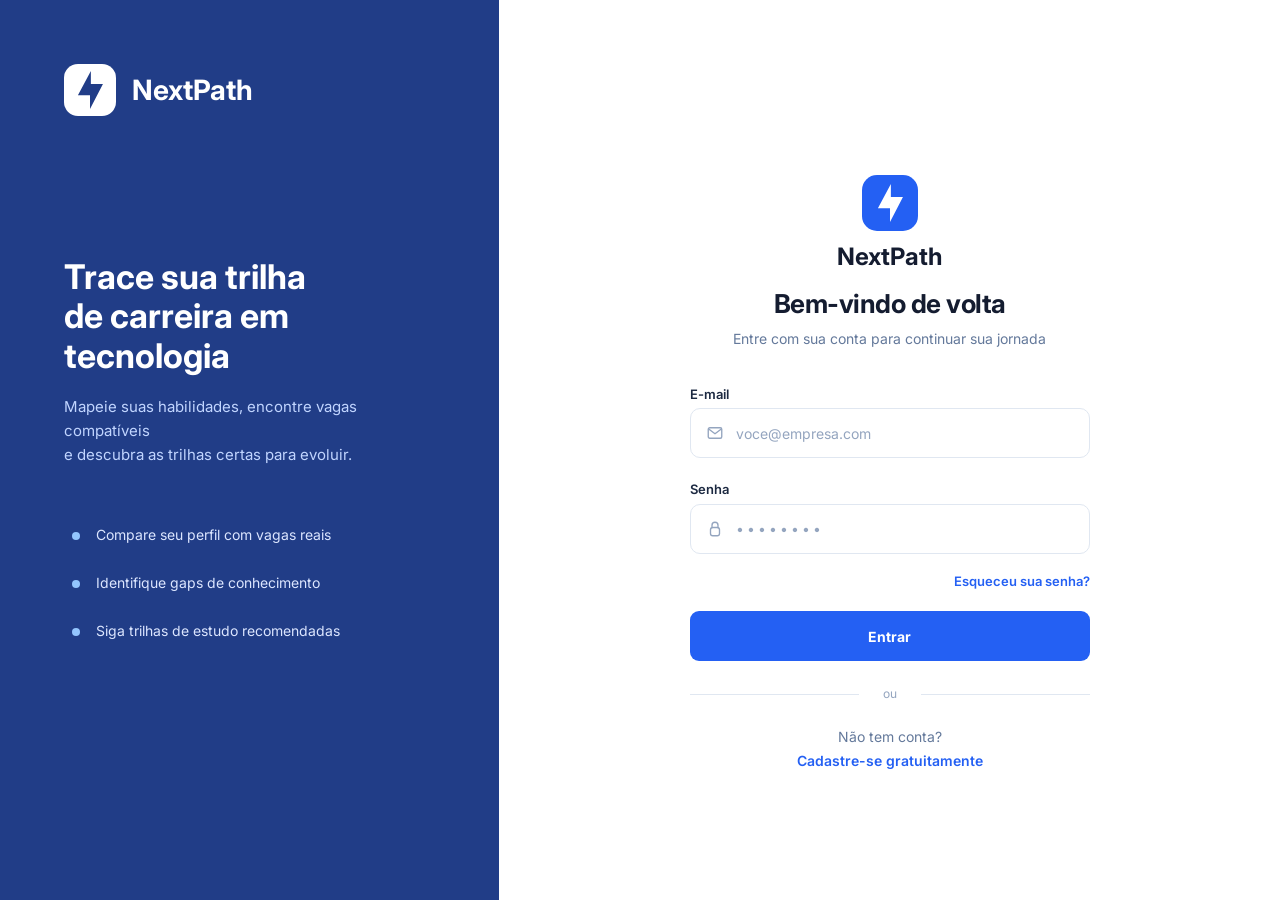
<file: index.html>
<!DOCTYPE html>
<html lang="pt-BR">
<head>
    <meta charset="UTF-8">
    <meta name="viewport" content="width=device-width, initial-scale=1.0">
    <meta name="description" content="Acesse sua conta no NextPath e continue sua jornada profissional.">
    <title>NextPath | Login</title>
    <link rel="preconnect" href="https://fonts.googleapis.com">
    <link rel="preconnect" href="https://fonts.gstatic.com" crossorigin>
    <link href="https://fonts.googleapis.com/css2?family=Inter:wght@400;500;600;700;800&display=swap" rel="stylesheet">
    <link href="https://cdn.jsdelivr.net/npm/bootstrap@5.3.3/dist/css/bootstrap.min.css" rel="stylesheet">
    <link rel="icon" href="assets/img/favicon.svg">
    <link rel="stylesheet" href="assets/css/style.css">
    <link rel="stylesheet" href="assets/css/auth.css">
</head>
<body class="auth-body">
    <main class="auth-page auth-page--login">
        <section class="auth-sidebar" aria-labelledby="login-title">
            <div class="auth-sidebar__content">
                <div class="auth-logo" aria-label="Logo NextPath">
                    <span class="auth-logo__mark"><svg viewBox="0 0 32 44" aria-hidden="true"><path d="M17 0 2 28h14v16l15-29H17z" fill="currentColor"/></svg></span>
                    <span>NextPath</span>
                </div>

                <div class="auth-sidebar__intro">
                    <h1 id="login-title" class="auth-title auth-title--large">Trace sua trilha<br>de carreira em tecnologia</h1>
                    <p class="auth-description auth-description--large">Mapeie suas habilidades, encontre vagas compatíveis<br>e descubra as trilhas certas para evoluir.</p>

                    <ul class="auth-benefits" aria-label="Benefícios do NextPath">
                        <li>Compare seu perfil com vagas reais</li>
                        <li>Identifique gaps de conhecimento</li>
                        <li>Siga trilhas de estudo recomendadas</li>
                    </ul>
                </div>
            </div>
        </section>

        <section class="auth-content" aria-labelledby="login-form-title">
            <div class="auth-form-wrap">
                <div class="auth-logo auth-logo--form" aria-label="Logo NextPath">
                    <span class="auth-logo__mark"><svg viewBox="0 0 32 44" aria-hidden="true"><path d="M17 0 2 28h14v16l15-29H17z" fill="currentColor"/></svg></span>
                    <span>NextPath</span>
                </div>

                <h2 id="login-form-title" class="auth-title">Bem-vindo de volta</h2>
                <p class="auth-description">Entre com sua conta para continuar sua jornada</p>

                <form id="login-form" novalidate>
                    <div class="mb-4">
                        <label for="login-email" class="form-label">E-mail</label>
                        <div class="auth-input"><svg class="auth-input-icon" viewBox="0 0 24 24" fill="none" stroke="currentColor" stroke-width="1.8" stroke-linecap="round" stroke-linejoin="round" aria-hidden="true"><rect x="3" y="5" width="18" height="14" rx="2"/><path d="m4 7 8 6 8-6"/></svg><input class="form-control" type="email" id="login-email" name="email" placeholder="voce@empresa.com" autocomplete="email" required></div>
                    </div>

                    <div class="mb-3">
                        <label for="login-password" class="form-label">Senha</label>
                        <div class="auth-input"><svg class="auth-input-icon" viewBox="0 0 24 24" fill="none" stroke="currentColor" stroke-width="1.8" stroke-linecap="round" stroke-linejoin="round" aria-hidden="true"><rect x="6" y="10" width="12" height="11" rx="3"/><path d="M8 10V7a4 4 0 0 1 8 0v3"/></svg><input class="form-control" type="password" id="login-password" name="senha" autocomplete="current-password" placeholder="&#8226;&#8226;&#8226;&#8226;&#8226;&#8226;&#8226;&#8226;" required></div>
                    </div>

                    <div class="auth-forgot"><a class="auth-link" href="html/recuperar-senha.html">Esqueceu sua senha?</a></div>

                    <button class="btn btn-primary auth-button" type="submit">Entrar</button>

                    <div class="auth-divider" aria-hidden="true"><span>ou</span></div>

                    <p class="auth-switch">
                        Não tem conta?
                        <a href="html/cadastro.html">Cadastre-se gratuitamente</a>
                    </p>

                    <div id="login-message" class="auth-message" role="status" aria-live="polite"></div>
                </form>
            </div>
        </section>
    </main>

    <script src="assets/js/auth.js"></script>
</body>
</html>
</file>
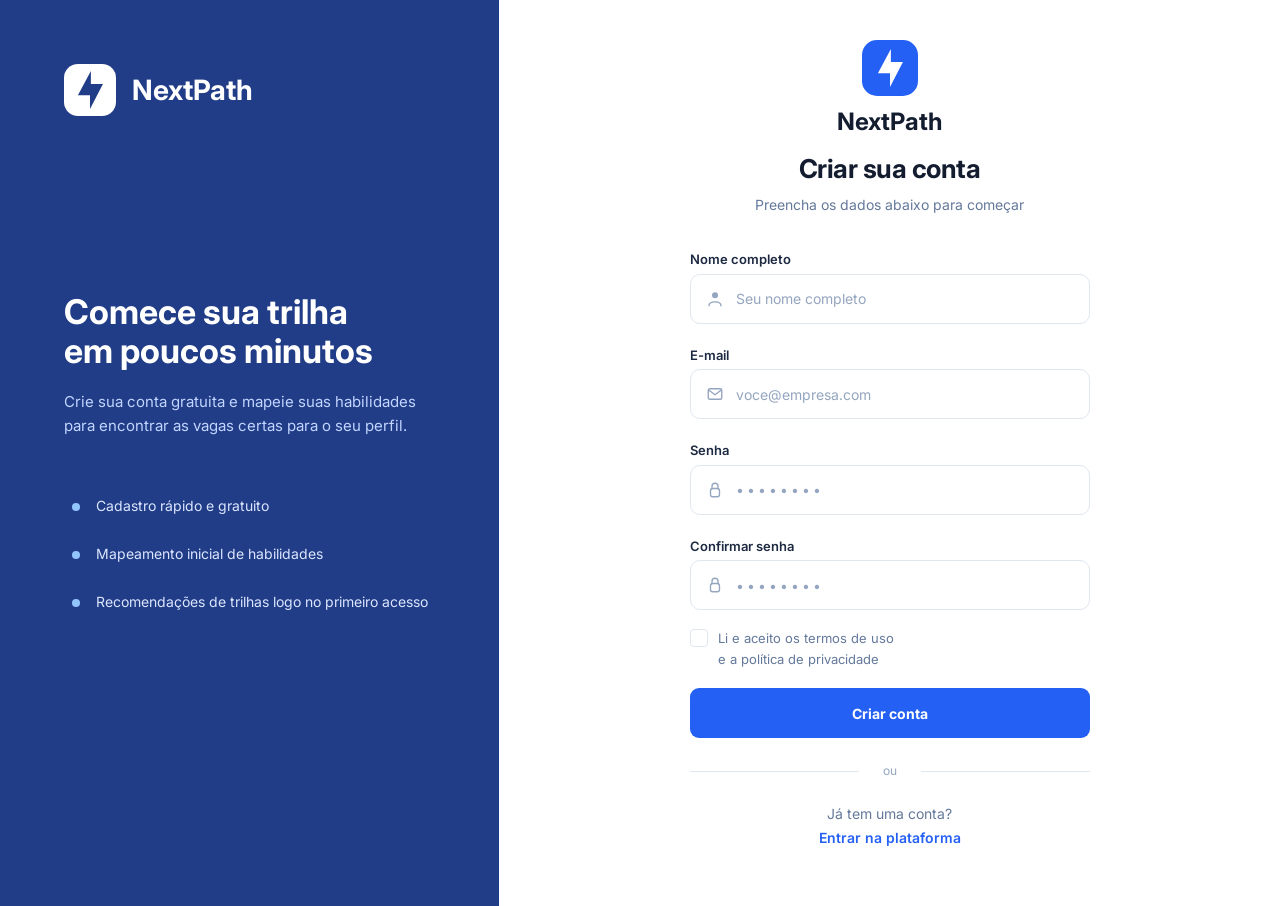
<file: html/cadastro.html>
<!DOCTYPE html>
<html lang="pt-BR">
<head>
    <meta charset="UTF-8">
    <meta name="viewport" content="width=device-width, initial-scale=1.0">
    <meta name="description" content="Crie sua conta gratuita no NextPath.">
    <title>NextPath | Cadastro</title>
    <link rel="preconnect" href="https://fonts.googleapis.com">
    <link rel="preconnect" href="https://fonts.gstatic.com" crossorigin>
    <link href="https://fonts.googleapis.com/css2?family=Inter:wght@400;500;600;700;800&display=swap" rel="stylesheet">
    <link href="https://cdn.jsdelivr.net/npm/bootstrap@5.3.3/dist/css/bootstrap.min.css" rel="stylesheet">
    <link rel="icon" href="../assets/img/favicon.svg">
    <link rel="stylesheet" href="../assets/css/style.css">
    <link rel="stylesheet" href="../assets/css/auth.css">
</head>
<body class="auth-body">
    <main class="auth-page auth-page--signup">
        <section class="auth-sidebar" aria-labelledby="signup-title">
            <div class="auth-sidebar__content">
                <div class="auth-logo" aria-label="Logo NextPath">
                    <span class="auth-logo__mark"><svg viewBox="0 0 32 44" aria-hidden="true"><path d="M17 0 2 28h14v16l15-29H17z" fill="currentColor"/></svg></span>
                    <span>NextPath</span>
                </div>

                <div class="auth-sidebar__intro">
                    <h1 id="signup-title" class="auth-title auth-title--large">Comece sua trilha<br>em poucos minutos</h1>
                    <p class="auth-description auth-description--large">Crie sua conta gratuita e mapeie suas habilidades<br>para encontrar as vagas certas para o seu perfil.</p>

                    <ul class="auth-benefits" aria-label="Benefícios do cadastro">
                        <li>Cadastro rápido e gratuito</li>
                        <li>Mapeamento inicial de habilidades</li>
                        <li>Recomendações de trilhas logo no primeiro acesso</li>
                    </ul>
                </div>
            </div>
        </section>

        <section class="auth-content" aria-labelledby="signup-form-title">
            <div class="auth-form-wrap">
                <div class="auth-logo auth-logo--form" aria-label="Logo NextPath">
                    <span class="auth-logo__mark"><svg viewBox="0 0 32 44" aria-hidden="true"><path d="M17 0 2 28h14v16l15-29H17z" fill="currentColor"/></svg></span>
                    <span>NextPath</span>
                </div>

                <h2 id="signup-form-title" class="auth-title">Criar sua conta</h2>
                <p class="auth-description">Preencha os dados abaixo para começar</p>

                <form id="signup-form" novalidate>
                    <div class="mb-4">
                        <label for="signup-name" class="form-label">Nome completo</label>
                        <div class="auth-input"><svg class="auth-input-icon" viewBox="0 0 24 24" fill="none" stroke="currentColor" stroke-width="1.8" stroke-linecap="round" stroke-linejoin="round" aria-hidden="true"><circle cx="12" cy="7" r="4" fill="currentColor" stroke="none"/><path d="M4 21c0-7 16-7 16 0"/></svg><input class="form-control" type="text" id="signup-name" name="nome" placeholder="Seu nome completo" autocomplete="name" required></div>
                    </div>

                    <div class="mb-4">
                        <label for="signup-email" class="form-label">E-mail</label>
                        <div class="auth-input"><svg class="auth-input-icon" viewBox="0 0 24 24" fill="none" stroke="currentColor" stroke-width="1.8" stroke-linecap="round" stroke-linejoin="round" aria-hidden="true"><rect x="3" y="5" width="18" height="14" rx="2"/><path d="m4 7 8 6 8-6"/></svg><input class="form-control" type="email" id="signup-email" name="email" placeholder="voce@empresa.com" autocomplete="email" required></div>
                    </div>

                    <div class="mb-4">
                        <label for="signup-password" class="form-label">Senha</label>
                        <div class="auth-input"><svg class="auth-input-icon" viewBox="0 0 24 24" fill="none" stroke="currentColor" stroke-width="1.8" stroke-linecap="round" stroke-linejoin="round" aria-hidden="true"><rect x="6" y="10" width="12" height="11" rx="3"/><path d="M8 10V7a4 4 0 0 1 8 0v3"/></svg><input class="form-control" type="password" id="signup-password" name="senha" minlength="6" autocomplete="new-password" placeholder="&#8226;&#8226;&#8226;&#8226;&#8226;&#8226;&#8226;&#8226;" required></div>
                    </div>

                    <div class="mb-4">
                        <label for="signup-confirm-password" class="form-label">Confirmar senha</label>
                        <div class="auth-input"><svg class="auth-input-icon" viewBox="0 0 24 24" fill="none" stroke="currentColor" stroke-width="1.8" stroke-linecap="round" stroke-linejoin="round" aria-hidden="true"><rect x="6" y="10" width="12" height="11" rx="3"/><path d="M8 10V7a4 4 0 0 1 8 0v3"/></svg><input class="form-control" type="password" id="signup-confirm-password" name="confirmarSenha" autocomplete="new-password" placeholder="&#8226;&#8226;&#8226;&#8226;&#8226;&#8226;&#8226;&#8226;" required></div>
                    </div>

                    <div class="form-check mb-4">
                        <input class="form-check-input" type="checkbox" id="accept-terms" name="termos" required>
                        <label class="form-check-label" for="accept-terms">Li e aceito os termos de uso<br>e a política de privacidade</label>
                    </div>

                    <button class="btn btn-primary auth-button" type="submit">Criar conta</button>

                    <div class="auth-divider" aria-hidden="true"><span>ou</span></div>

                    <p class="auth-switch">
                        Já tem uma conta?
                        <a href="../index.html">Entrar na plataforma</a>
                    </p>

                    <div id="signup-message" class="auth-message" role="status" aria-live="polite"></div>
                </form>
            </div>
        </section>
    </main>

    <script src="../assets/js/auth.js"></script>
</body>
</html>
</file>
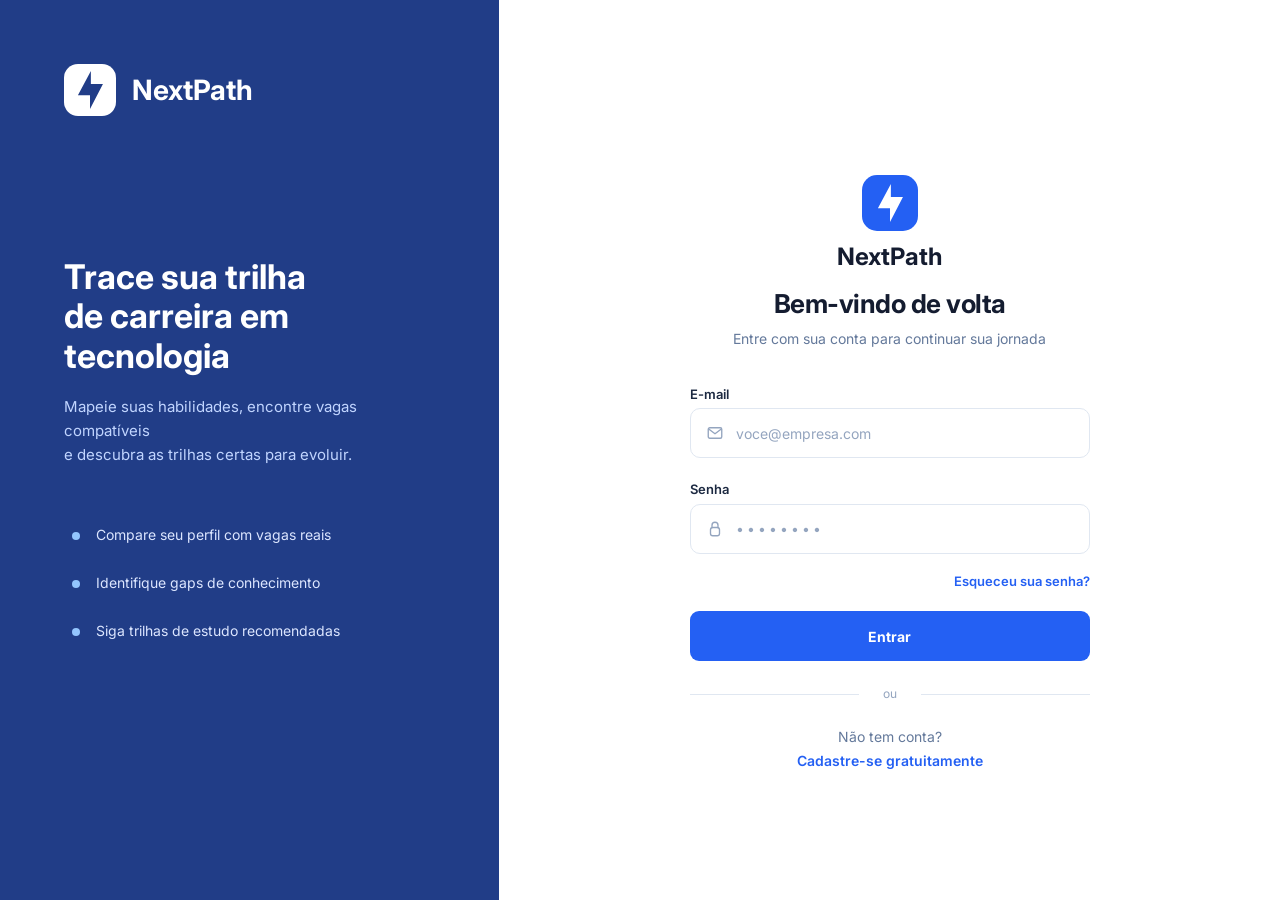
<file: html/compatibilidade.html>
<!DOCTYPE html>
<html lang="pt-BR">
<head>
    <meta charset="UTF-8">
    <meta name="viewport" content="width=device-width, initial-scale=1.0">
    <meta name="description" content="Veja sua compatibilidade com a vaga no NextPath.">
    <title>NextPath | Compatibilidade com a Vaga</title>
    <link rel="preconnect" href="https://fonts.googleapis.com">
    <link rel="preconnect" href="https://fonts.gstatic.com" crossorigin>
    <link href="https://fonts.googleapis.com/css2?family=Inter:wght@400;500;600;700;800&display=swap" rel="stylesheet">
    <link href="https://cdn.jsdelivr.net/npm/bootstrap@5.3.3/dist/css/bootstrap.min.css" rel="stylesheet">
    <link href="https://cdn.jsdelivr.net/npm/bootstrap-icons@1.11.3/font/bootstrap-icons.min.css" rel="stylesheet">
    <link rel="icon" href="../assets/img/favicon.svg">
    <link rel="stylesheet" href="../assets/css/style.css">
    <link rel="stylesheet" href="../assets/css/compatibilidade.css">
</head>
<body class="app-body">
    <aside class="sidebar">
        <a class="sidebar-logo" href="dashboard.html">
            <span class="sidebar-logo-mark"><svg viewBox="0 0 32 44" aria-hidden="true"><path d="M17 0 2 28h14v16l15-29H17z" fill="currentColor"/></svg></span>
            NextPath
        </a>

        <nav aria-label="Menu principal">
            <ul class="sidebar-menu">
                <li><a class="sidebar-link" href="dashboard.html"><i class="bi bi-grid-fill"></i> Dashboard</a></li>
                <li><a class="sidebar-link" href="perfil.html"><i class="bi bi-person"></i> Perfil Profissional</a></li>
                <li><a class="sidebar-link" href="habilidades.html"><i class="bi bi-list-ul"></i> Minhas Habilidades</a></li>
                <li><a class="sidebar-link" href="skilltree.html"><i class="bi bi-diagram-3"></i> SkillTree</a></li>
                <li><a class="sidebar-link" href="vagas.html"><i class="bi bi-briefcase"></i> Vagas</a></li>
                <li><a class="sidebar-link" href="detalhes-vaga.html"><i class="bi bi-file-text"></i> Detalhes da Vaga</a></li>
                <li><a class="sidebar-link active" href="compatibilidade.html" aria-current="page"><i class="bi bi-bullseye"></i> Compatibilidade com a Vaga</a></li>
                <li><a class="sidebar-link" href="gaps.html"><i class="bi bi-bar-chart"></i> Gaps</a></li>
                <li><a class="sidebar-link" href="trilhas.html"><i class="bi bi-bezier2"></i> Trilhas Recomendadas</a></li>
            </ul>
        </nav>

        <button class="sidebar-sair" type="button" id="botao-sair"><i class="bi bi-box-arrow-right"></i> Sair</button>
    </aside>

    <main class="app-main">
        <header class="app-header">
            <div>
                <h1 class="app-title">Compatibilidade com a Vaga</h1>
                <p class="app-subtitle"><span id="vaga-nome">Nenhuma vaga selecionada</span> <a class="link-trocar" href="vagas.html">Trocar vaga</a></p>
            </div>

            <a class="usuario" href="perfil.html" title="Ver perfil">
                <span class="text-end">
                    <strong id="usuario-nome" class="usuario-nome"></strong>
                    <span id="usuario-cargo" class="usuario-cargo"></span>
                </span>
                <span id="usuario-iniciais" class="usuario-avatar"></span>
            </a>
        </header>

        <!-- Mostrado quando nenhuma vaga foi escolhida ainda -->
        <section id="sem-vaga" class="card-np sem-vaga" hidden>
            <i class="bi bi-bullseye"></i>
            <h2 class="card-np-title">Nenhuma vaga selecionada</h2>
            <p class="card-np-subtitle">Escolha uma vaga para comparar com as suas habilidades.</p>
            <a class="btn btn-primary btn-np mt-3" href="vagas.html">Ver vagas</a>
        </section>

        <div id="conteudo-vaga" class="row g-4" hidden>
            <div class="col-lg-5">
                <section class="card-np text-center">
                    <h2 class="card-np-title">Compatibilidade geral</h2>

                    <div id="compatibilidade-circulo" class="progresso-circulo progresso-grande mx-auto my-4">
                        <span id="compatibilidade-geral">0%</span>
                    </div>

                    <p id="compatibilidade-texto" class="card-np-subtitle"></p>
                    <a class="btn btn-primary btn-np w-100 justify-content-center mt-4" href="gaps.html">Ver análise detalhada</a>
                </section>
            </div>

            <div class="col-lg-7">
                <section class="card-np">
                    <h2 class="card-np-title mb-3">Resumo dos requisitos</h2>

                    <div class="d-grid gap-3">
                        <div class="resumo-requisito">
                            <span class="icone-quadrado verde"><i class="bi bi-check-lg"></i></span>
                            <div>
                                <strong>Atende aos requisitos</strong>
                                <span id="lista-atende" class="numero-legenda"></span>
                            </div>
                            <strong id="qtd-atende" class="numero texto-verde">0</strong>
                        </div>
                        <div class="resumo-requisito">
                            <span class="icone-quadrado amarelo"><i class="bi bi-bar-chart-fill"></i></span>
                            <div>
                                <strong>Em desenvolvimento</strong>
                                <span id="lista-desenvolvendo" class="numero-legenda"></span>
                            </div>
                            <strong id="qtd-desenvolvendo" class="numero numero-laranja">0</strong>
                        </div>
                        <div class="resumo-requisito">
                            <span class="icone-quadrado vermelho"><i class="bi bi-bullseye"></i></span>
                            <div>
                                <strong>Não atende</strong>
                                <span id="lista-nao-atende" class="numero-legenda"></span>
                            </div>
                            <strong id="qtd-nao-atende" class="numero texto-vermelho">0</strong>
                        </div>
                    </div>
                </section>
            </div>
        </div>
    </main>

    <!-- Toast para avisos rápidos (usado pelo app.js) -->
    <div class="toast-container position-fixed bottom-0 end-0 p-3">
        <div id="toast" class="toast text-bg-dark border-0" role="status" aria-live="polite" aria-atomic="true">
            <div class="d-flex">
                <div id="toast-texto" class="toast-body"></div>
                <button type="button" class="btn-close btn-close-white me-2 m-auto" data-bs-dismiss="toast" aria-label="Fechar"></button>
            </div>
        </div>
    </div>

    <script src="https://cdn.jsdelivr.net/npm/bootstrap@5.3.3/dist/js/bootstrap.bundle.min.js"></script>
    <script src="../assets/js/auth.js"></script>
    <script src="../assets/js/app.js"></script>
    <script src="../assets/js/catalogo.js"></script>
    <script src="../assets/js/compatibilidade.js"></script>
</body>
</html>
</file>
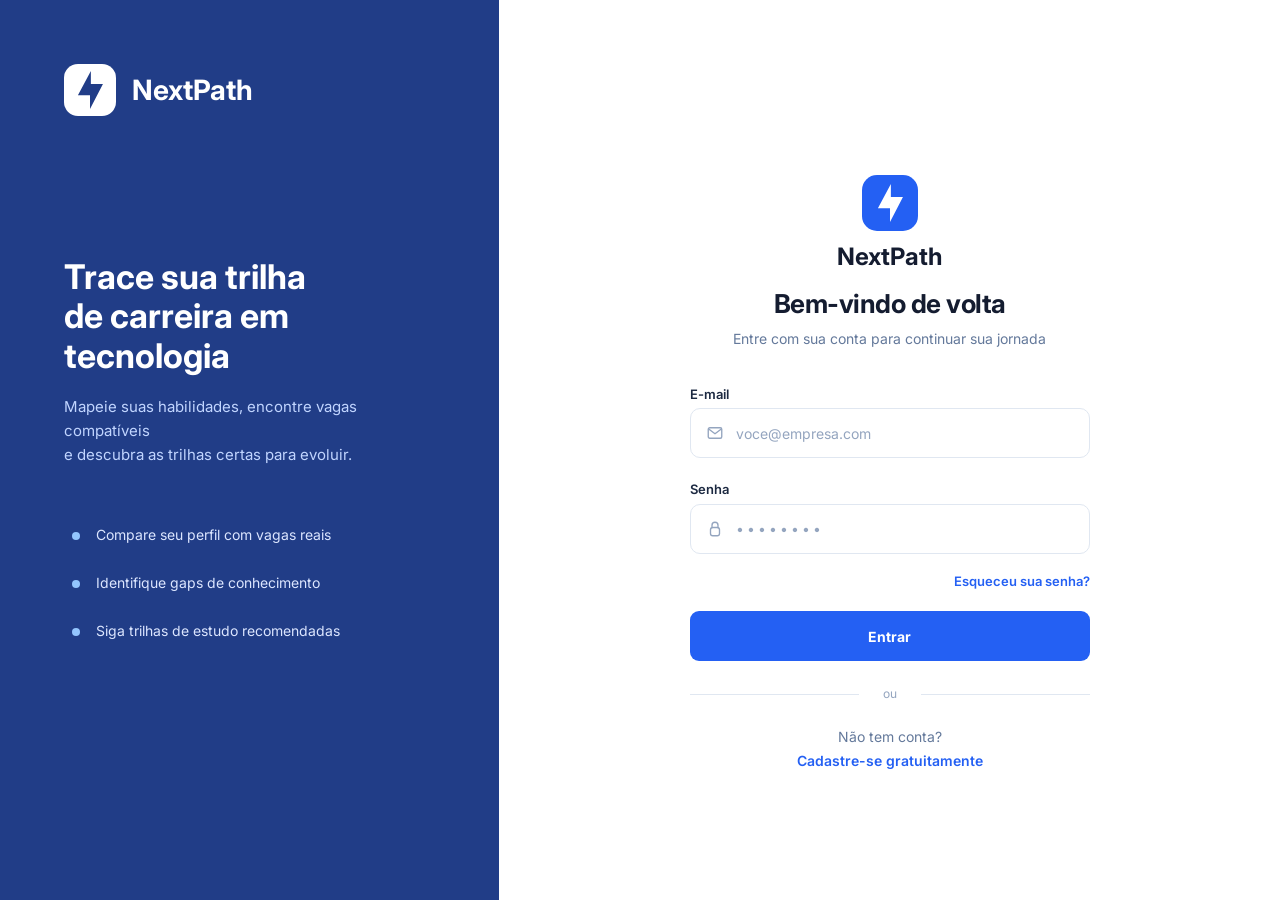
<file: html/dashboard.html>
<!DOCTYPE html>
<html lang="pt-BR">
<head>
    <meta charset="UTF-8">
    <meta name="viewport" content="width=device-width, initial-scale=1.0">
    <meta name="description" content="Resumo da sua evolução no NextPath.">
    <title>NextPath | Dashboard</title>
    <link rel="preconnect" href="https://fonts.googleapis.com">
    <link rel="preconnect" href="https://fonts.gstatic.com" crossorigin>
    <link href="https://fonts.googleapis.com/css2?family=Inter:wght@400;500;600;700;800&display=swap" rel="stylesheet">
    <link href="https://cdn.jsdelivr.net/npm/bootstrap@5.3.3/dist/css/bootstrap.min.css" rel="stylesheet">
    <link href="https://cdn.jsdelivr.net/npm/bootstrap-icons@1.11.3/font/bootstrap-icons.min.css" rel="stylesheet">
    <link rel="icon" href="../assets/img/favicon.svg">
    <link rel="stylesheet" href="../assets/css/style.css">
    <link rel="stylesheet" href="../assets/css/dashboard.css">
</head>
<body class="app-body">
    <!-- Sidebar: copie este bloco para as outras páginas e mude apenas qual link tem "active".
         Um link com href="#" mostra o aviso "próxima etapa" (app.js), útil para páginas novas ainda não criadas. -->
    <aside class="sidebar">
        <a class="sidebar-logo" href="dashboard.html">
            <span class="sidebar-logo-mark"><svg viewBox="0 0 32 44" aria-hidden="true"><path d="M17 0 2 28h14v16l15-29H17z" fill="currentColor"/></svg></span>
            NextPath
        </a>

        <nav aria-label="Menu principal">
            <ul class="sidebar-menu">
                <li><a class="sidebar-link active" href="dashboard.html" aria-current="page"><i class="bi bi-grid-fill"></i> Dashboard</a></li>
                <li><a class="sidebar-link" href="perfil.html"><i class="bi bi-person"></i> Perfil Profissional</a></li>
                <li><a class="sidebar-link" href="habilidades.html"><i class="bi bi-list-ul"></i> Minhas Habilidades</a></li>
                <li><a class="sidebar-link" href="skilltree.html"><i class="bi bi-diagram-3"></i> SkillTree</a></li>
                <li><a class="sidebar-link" href="vagas.html"><i class="bi bi-briefcase"></i> Vagas</a></li>
                <li><a class="sidebar-link" href="detalhes-vaga.html"><i class="bi bi-file-text"></i> Detalhes da Vaga</a></li>
                <li><a class="sidebar-link" href="compatibilidade.html"><i class="bi bi-bullseye"></i> Compatibilidade com a Vaga</a></li>
                <li><a class="sidebar-link" href="gaps.html"><i class="bi bi-bar-chart"></i> Gaps</a></li>
                <li><a class="sidebar-link" href="trilhas.html"><i class="bi bi-bezier2"></i> Trilhas Recomendadas</a></li>
            </ul>
        </nav>

        <button class="sidebar-sair" type="button" id="botao-sair"><i class="bi bi-box-arrow-right"></i> Sair</button>
    </aside>

    <main class="app-main">
        <header class="app-header">
            <div>
                <h1 class="app-title">Dashboard</h1>
                <p id="dashboard-subtitulo" class="app-subtitle"></p>
            </div>

            <a class="usuario" href="perfil.html" title="Ver perfil">
                <span class="text-end">
                    <strong id="usuario-nome" class="usuario-nome"></strong>
                    <span id="usuario-cargo" class="usuario-cargo"></span>
                </span>
                <span id="usuario-iniciais" class="usuario-avatar"></span>
            </a>
        </header>

        <!-- Todos os valores abaixo são preenchidos pelo dashboard.js a partir do localStorage -->
        <div class="row g-4">
            <div class="col-lg-6">
                <section class="card-np">
                    <div class="card-np-header">
                        <div>
                            <h2 class="card-np-title">Seu progresso geral</h2>
                            <p class="card-np-subtitle">Evolução das habilidades mapeadas</p>
                        </div>
                        <a class="btn-card" href="habilidades.html"><i class="bi bi-plus-lg"></i> Habilidade</a>
                    </div>

                    <div class="d-flex align-items-center flex-wrap gap-4 mt-4">
                        <div id="progresso-circulo" class="progresso-circulo">
                            <span id="progresso-geral">0%</span>
                        </div>
                        <div>
                            <strong id="total-habilidades" class="numero">0</strong>
                            <span class="numero-legenda">Habilidades mapeadas</span>
                        </div>
                        <div>
                            <strong id="em-desenvolvimento" class="numero numero-laranja">0</strong>
                            <span class="numero-legenda">Em desenvolvimento</span>
                        </div>
                    </div>

                    <p id="progresso-dica" class="card-np-dica"></p>
                </section>
            </div>

            <div class="col-lg-6">
                <section class="card-np">
                    <div class="card-np-header">
                        <h2 class="card-np-title">Próximo objetivo</h2>
                        <a id="botao-objetivo" class="btn-card" href="perfil.html">Definir</a>
                    </div>

                    <div class="objetivo">
                        <div class="d-flex gap-3">
                            <i class="bi bi-bullseye objetivo-icone"></i>
                            <div>
                                <strong id="objetivo-titulo" class="objetivo-titulo"></strong>
                                <span id="objetivo-descricao" class="numero-legenda"></span>
                            </div>
                        </div>
                        <div class="barra mt-5"><div id="barra-objetivo" class="barra-preenchida"></div></div>
                    </div>
                </section>
            </div>

            <div class="col-lg-6">
                <section class="card-np">
                    <h2 class="card-np-title mb-3">Resumo do seu perfil</h2>

                    <div class="row g-3">
                        <div class="col-4">
                            <div class="resumo-item">
                                <strong id="resumo-total" class="numero">0</strong>
                                <span class="numero-legenda">Habilidades</span>
                            </div>
                        </div>
                        <div class="col-4">
                            <div class="resumo-item">
                                <strong id="resumo-em-desenvolvimento" class="numero numero-laranja">0</strong>
                                <span class="numero-legenda">Em andamento</span>
                            </div>
                        </div>
                        <div class="col-4">
                            <div class="resumo-item">
                                <strong id="resumo-nao-iniciadas" class="numero numero-cinza">0</strong>
                                <span class="numero-legenda">Não iniciadas</span>
                            </div>
                        </div>
                    </div>

                    <div class="nivel">
                        <span class="nivel-label">Nível profissional atual</span>
                        <div class="d-flex justify-content-between align-items-end mb-2">
                            <strong id="nivel-profissional" class="nivel-nome">Não definido</strong>
                            <span id="nivel-proximo" class="numero-legenda"></span>
                        </div>
                        <div class="barra"><div id="barra-nivel" class="barra-preenchida"></div></div>
                    </div>
                </section>
            </div>

            <div class="col-lg-6">
                <section class="card-np">
                    <h2 class="card-np-title mb-3">Próximos passos</h2>
                    <ul id="lista-passos" class="passos"></ul>
                </section>
            </div>
        </div>
    </main>

    <!-- Toast para avisos rápidos (usado pelo app.js) -->
    <div class="toast-container position-fixed bottom-0 end-0 p-3">
        <div id="toast" class="toast text-bg-dark border-0" role="status" aria-live="polite" aria-atomic="true">
            <div class="d-flex">
                <div id="toast-texto" class="toast-body"></div>
                <button type="button" class="btn-close btn-close-white me-2 m-auto" data-bs-dismiss="toast" aria-label="Fechar"></button>
            </div>
        </div>
    </div>

    <script src="https://cdn.jsdelivr.net/npm/bootstrap@5.3.3/dist/js/bootstrap.bundle.min.js"></script>
    <script src="../assets/js/auth.js"></script>
    <script src="../assets/js/app.js"></script>
    <script src="../assets/js/catalogo.js"></script>
    <script src="../assets/js/dashboard.js"></script>
</body>
</html>
</file>
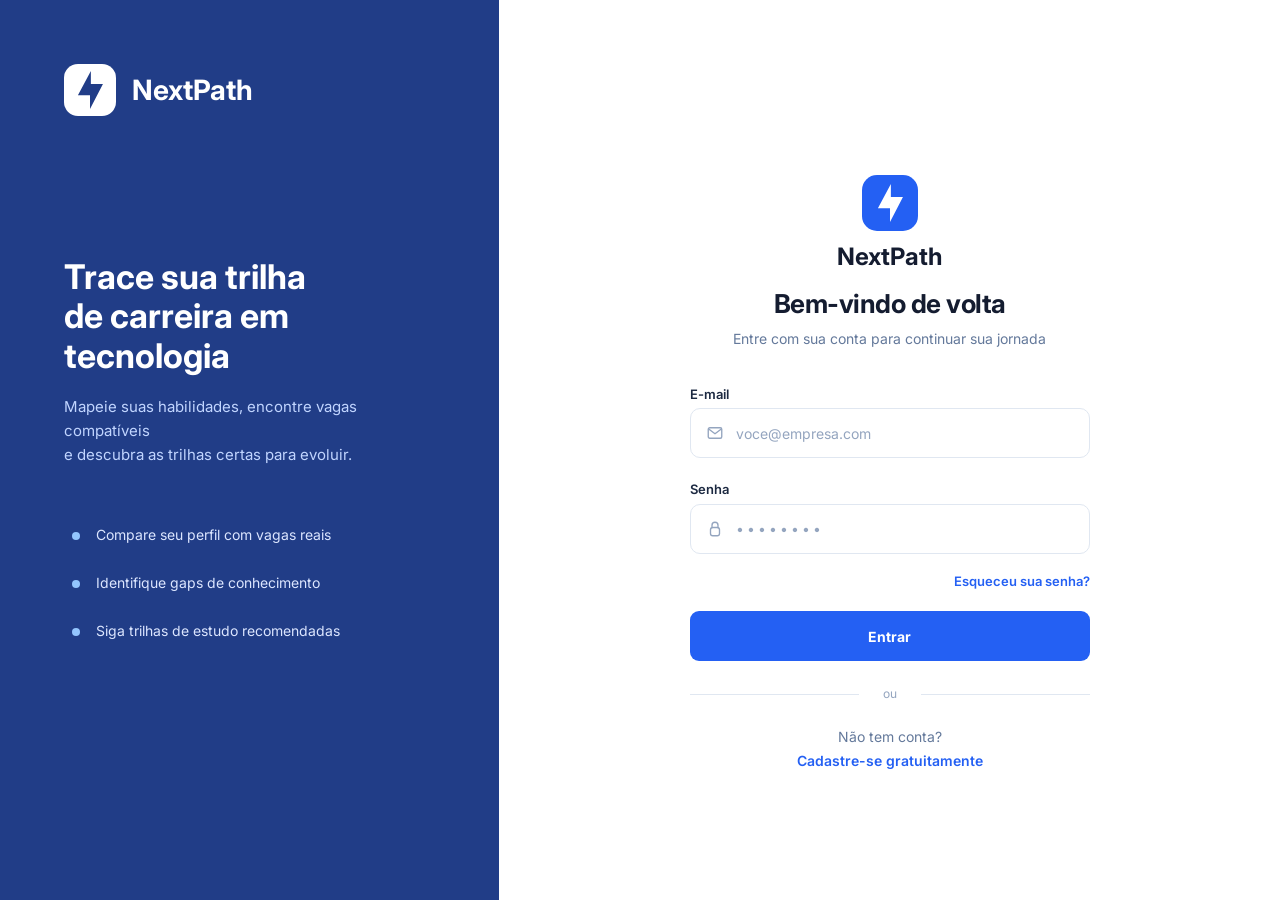
<file: html/detalhes-vaga.html>
<!DOCTYPE html>
<html lang="pt-BR">
<head>
    <meta charset="UTF-8">
    <meta name="viewport" content="width=device-width, initial-scale=1.0">
    <meta name="description" content="Confira as informações completas da vaga no NextPath.">
    <title>NextPath | Detalhes da Vaga</title>
    <link rel="preconnect" href="https://fonts.googleapis.com">
    <link rel="preconnect" href="https://fonts.gstatic.com" crossorigin>
    <link href="https://fonts.googleapis.com/css2?family=Inter:wght@400;500;600;700;800&display=swap" rel="stylesheet">
    <link href="https://cdn.jsdelivr.net/npm/bootstrap@5.3.3/dist/css/bootstrap.min.css" rel="stylesheet">
    <link href="https://cdn.jsdelivr.net/npm/bootstrap-icons@1.11.3/font/bootstrap-icons.min.css" rel="stylesheet">
    <link rel="icon" href="../assets/img/favicon.svg">
    <link rel="stylesheet" href="../assets/css/style.css">
    <link rel="stylesheet" href="../assets/css/detalhes-vaga.css">
</head>
<body class="app-body">
    <aside class="sidebar">
        <a class="sidebar-logo" href="dashboard.html">
            <span class="sidebar-logo-mark"><svg viewBox="0 0 32 44" aria-hidden="true"><path d="M17 0 2 28h14v16l15-29H17z" fill="currentColor"/></svg></span>
            NextPath
        </a>

        <nav aria-label="Menu principal">
            <ul class="sidebar-menu">
                <li><a class="sidebar-link" href="dashboard.html"><i class="bi bi-grid-fill"></i> Dashboard</a></li>
                <li><a class="sidebar-link" href="perfil.html"><i class="bi bi-person"></i> Perfil Profissional</a></li>
                <li><a class="sidebar-link" href="habilidades.html"><i class="bi bi-list-ul"></i> Minhas Habilidades</a></li>
                <li><a class="sidebar-link" href="skilltree.html"><i class="bi bi-diagram-3"></i> SkillTree</a></li>
                <li><a class="sidebar-link" href="vagas.html"><i class="bi bi-briefcase"></i> Vagas</a></li>
                <li><a class="sidebar-link active" href="detalhes-vaga.html" aria-current="page"><i class="bi bi-file-text"></i> Detalhes da Vaga</a></li>
                <li><a class="sidebar-link" href="compatibilidade.html"><i class="bi bi-bullseye"></i> Compatibilidade com a Vaga</a></li>
                <li><a class="sidebar-link" href="gaps.html"><i class="bi bi-bar-chart"></i> Gaps</a></li>
                <li><a class="sidebar-link" href="trilhas.html"><i class="bi bi-bezier2"></i> Trilhas Recomendadas</a></li>
            </ul>
        </nav>

        <button class="sidebar-sair" type="button" id="botao-sair"><i class="bi bi-box-arrow-right"></i> Sair</button>
    </aside>

    <main class="app-main">
        <header class="app-header">
            <div>
                <h1 class="app-title">Detalhes da Vaga</h1>
                <p class="app-subtitle">Confira as informações completas da oportunidade.</p>
            </div>

            <a class="usuario" href="perfil.html" title="Ver perfil">
                <span class="text-end">
                    <strong id="usuario-nome" class="usuario-nome"></strong>
                    <span id="usuario-cargo" class="usuario-cargo"></span>
                </span>
                <span id="usuario-iniciais" class="usuario-avatar"></span>
            </a>
        </header>

        <!-- Mostrado quando nenhuma vaga foi escolhida ainda -->
        <section id="sem-vaga" class="card-np sem-vaga" hidden>
            <i class="bi bi-briefcase"></i>
            <h2 class="card-np-title">Nenhuma vaga selecionada</h2>
            <p class="card-np-subtitle">Escolha uma vaga para ver os detalhes da oportunidade.</p>
            <a class="btn btn-primary btn-np mt-3" href="vagas.html">Ver vagas</a>
        </section>

        <div id="conteudo-vaga" class="row g-4" hidden>
            <div class="col-lg-8">
                <section class="card-np">
                    <div class="vaga-cabecalho">
                        <i class="bi bi-briefcase"></i>
                        <div class="flex-grow-1">
                            <h2 id="vaga-titulo" class="vaga-nome"></h2>
                            <p id="vaga-meta" class="card-np-subtitle"></p>
                        </div>
                        <a id="botao-editar-vaga" class="btn-card align-self-start" hidden><i class="bi bi-pencil"></i> Editar</a>
                    </div>

                    <!-- Cada seção só aparece se a vaga tiver conteúdo para ela (ver detalhes-vaga.js) -->
                    <div data-secao="descricao">
                        <h3 class="secao-titulo">Sobre a vaga</h3>
                        <p id="vaga-descricao" class="texto-corrido"></p>
                    </div>
                    <div data-secao="atividades">
                        <h3 class="secao-titulo">Atividades</h3>
                        <ul id="vaga-atividades" class="lista-pontos"></ul>
                    </div>
                    <div data-secao="requisitos">
                        <h3 class="secao-titulo">Requisitos</h3>
                        <ul id="vaga-requisitos" class="lista-pontos"></ul>
                    </div>
                    <div data-secao="diferenciais">
                        <h3 class="secao-titulo">Diferenciais</h3>
                        <ul id="vaga-diferenciais" class="lista-pontos"></ul>
                    </div>

                    <h3 class="secao-titulo">Tecnologias</h3>
                    <div id="vaga-tecnologias" class="chips"></div>
                    <p class="dica">Em verde: você já atende o nível pedido. Tracejado: diferencial (desejável).</p>
                </section>
            </div>

            <div class="col-lg-4 d-grid gap-4 align-content-start">
                <section class="card-np">
                    <h2 id="vaga-empresa" class="card-np-title mb-2"></h2>
                    <dl class="lista-info">
                        <div><dt>Local</dt><dd id="vaga-local"></dd></div>
                        <div><dt>Senioridade</dt><dd id="vaga-senioridade"></dd></div>
                        <div><dt>Tipo</dt><dd id="vaga-tipo"></dd></div>
                    </dl>
                    <a class="btn btn-primary btn-np w-100 justify-content-center mt-3" href="compatibilidade.html">Ver compatibilidade</a>
                    <button id="botao-objetivo" class="btn-card w-100 mt-2 py-2" type="button"></button>
                </section>

                <section class="card-np destaque">
                    <span class="destaque-titulo"><i class="bi bi-bullseye"></i> Compatibilidade estimada</span>
                    <strong id="vaga-compatibilidade" class="destaque-numero"></strong>
                </section>
            </div>
        </div>
    </main>

    <!-- Toast para avisos rápidos (usado pelo app.js) -->
    <div class="toast-container position-fixed bottom-0 end-0 p-3">
        <div id="toast" class="toast text-bg-dark border-0" role="status" aria-live="polite" aria-atomic="true">
            <div class="d-flex">
                <div id="toast-texto" class="toast-body"></div>
                <button type="button" class="btn-close btn-close-white me-2 m-auto" data-bs-dismiss="toast" aria-label="Fechar"></button>
            </div>
        </div>
    </div>

    <script src="https://cdn.jsdelivr.net/npm/bootstrap@5.3.3/dist/js/bootstrap.bundle.min.js"></script>
    <script src="../assets/js/auth.js"></script>
    <script src="../assets/js/app.js"></script>
    <script src="../assets/js/catalogo.js"></script>
    <script src="../assets/js/detalhes-vaga.js"></script>
</body>
</html>
</file>
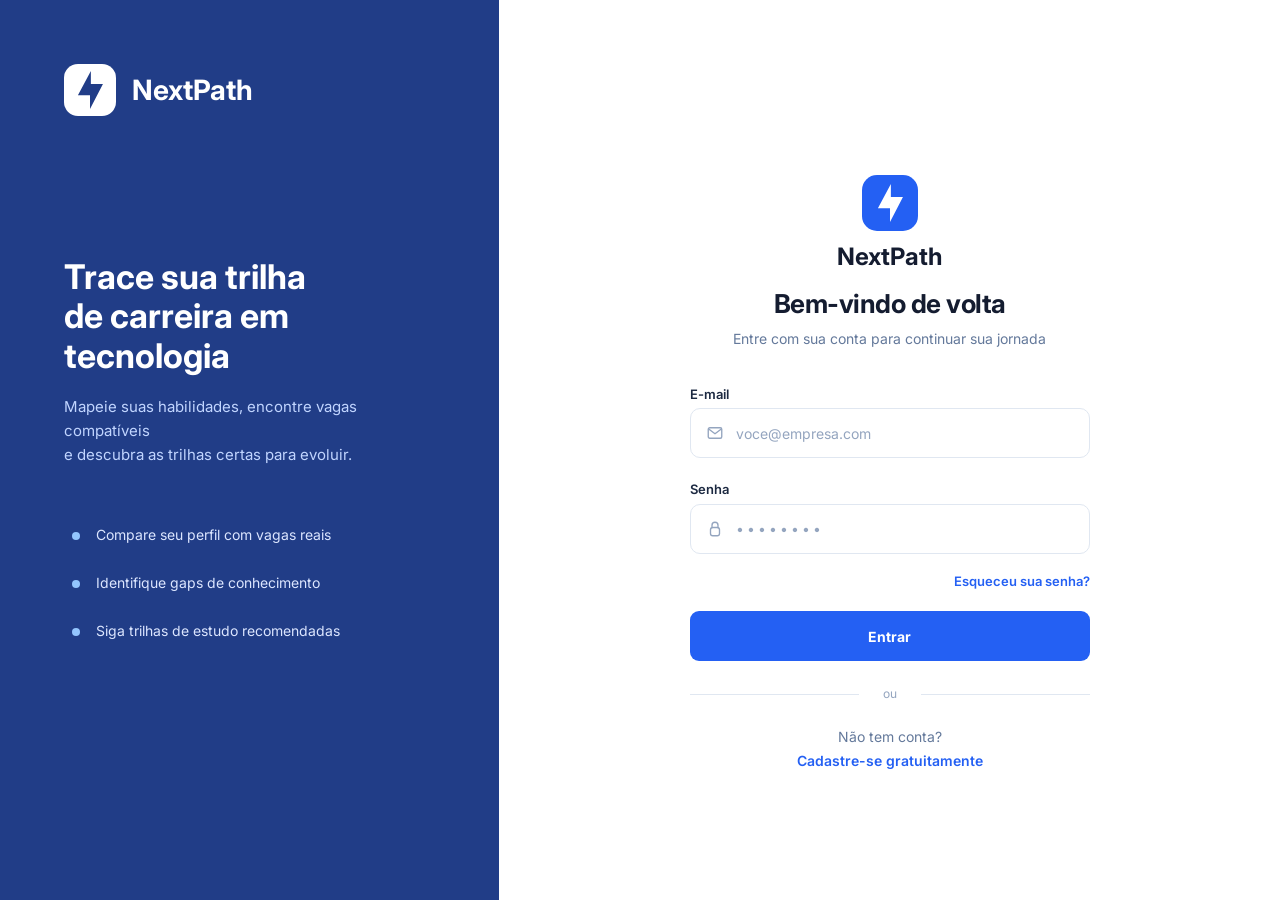
<file: html/gaps.html>
<!DOCTYPE html>
<html lang="pt-BR">
<head>
    <meta charset="UTF-8">
    <meta name="viewport" content="width=device-width, initial-scale=1.0">
    <meta name="description" content="Veja as habilidades que você ainda precisa desenvolver para a vaga no NextPath.">
    <title>NextPath | Gaps</title>
    <link rel="preconnect" href="https://fonts.googleapis.com">
    <link rel="preconnect" href="https://fonts.gstatic.com" crossorigin>
    <link href="https://fonts.googleapis.com/css2?family=Inter:wght@400;500;600;700;800&display=swap" rel="stylesheet">
    <link href="https://cdn.jsdelivr.net/npm/bootstrap@5.3.3/dist/css/bootstrap.min.css" rel="stylesheet">
    <link href="https://cdn.jsdelivr.net/npm/bootstrap-icons@1.11.3/font/bootstrap-icons.min.css" rel="stylesheet">
    <link rel="icon" href="../assets/img/favicon.svg">
    <link rel="stylesheet" href="../assets/css/style.css">
    <link rel="stylesheet" href="../assets/css/gaps.css">
</head>
<body class="app-body">
    <aside class="sidebar">
        <a class="sidebar-logo" href="dashboard.html">
            <span class="sidebar-logo-mark"><svg viewBox="0 0 32 44" aria-hidden="true"><path d="M17 0 2 28h14v16l15-29H17z" fill="currentColor"/></svg></span>
            NextPath
        </a>

        <nav aria-label="Menu principal">
            <ul class="sidebar-menu">
                <li><a class="sidebar-link" href="dashboard.html"><i class="bi bi-grid-fill"></i> Dashboard</a></li>
                <li><a class="sidebar-link" href="perfil.html"><i class="bi bi-person"></i> Perfil Profissional</a></li>
                <li><a class="sidebar-link" href="habilidades.html"><i class="bi bi-list-ul"></i> Minhas Habilidades</a></li>
                <li><a class="sidebar-link" href="skilltree.html"><i class="bi bi-diagram-3"></i> SkillTree</a></li>
                <li><a class="sidebar-link" href="vagas.html"><i class="bi bi-briefcase"></i> Vagas</a></li>
                <li><a class="sidebar-link" href="detalhes-vaga.html"><i class="bi bi-file-text"></i> Detalhes da Vaga</a></li>
                <li><a class="sidebar-link" href="compatibilidade.html"><i class="bi bi-bullseye"></i> Compatibilidade com a Vaga</a></li>
                <li><a class="sidebar-link active" href="gaps.html" aria-current="page"><i class="bi bi-bar-chart"></i> Gaps</a></li>
                <li><a class="sidebar-link" href="trilhas.html"><i class="bi bi-bezier2"></i> Trilhas Recomendadas</a></li>
            </ul>
        </nav>

        <button class="sidebar-sair" type="button" id="botao-sair"><i class="bi bi-box-arrow-right"></i> Sair</button>
    </aside>

    <main class="app-main">
        <header class="app-header">
            <div>
                <h1 class="app-title">Gaps</h1>
                <p class="app-subtitle"><span id="gaps-subtitulo">Habilidades que você ainda precisa desenvolver para essa vaga.</span> <a class="link-trocar" href="vagas.html">Trocar vaga</a></p>
            </div>

            <a class="usuario" href="perfil.html" title="Ver perfil">
                <span class="text-end">
                    <strong id="usuario-nome" class="usuario-nome"></strong>
                    <span id="usuario-cargo" class="usuario-cargo"></span>
                </span>
                <span id="usuario-iniciais" class="usuario-avatar"></span>
            </a>
        </header>

        <!-- Mostrado quando nenhuma vaga foi escolhida ainda -->
        <section id="sem-vaga" class="card-np sem-vaga" hidden>
            <i class="bi bi-bar-chart"></i>
            <h2 class="card-np-title">Nenhuma vaga selecionada</h2>
            <p class="card-np-subtitle">Escolha uma vaga para descobrir o que falta para você alcançá-la.</p>
            <a class="btn btn-primary btn-np mt-3" href="vagas.html">Ver vagas</a>
        </section>

        <div id="conteudo-vaga" hidden>
            <section class="card-np mb-4">
                <div class="table-responsive">
                    <table class="tabela-np">
                        <thead>
                            <tr>
                                <th>Habilidade</th>
                                <th>Nível atual</th>
                                <th>Exigido</th>
                                <th>Progresso</th>
                                <th><span class="visually-hidden">Ações</span></th>
                            </tr>
                        </thead>
                        <tbody id="tabela-gaps"></tbody>
                    </table>
                </div>

                <div id="sem-gaps" class="estado-vazio py-4" hidden>
                    <i class="bi bi-patch-check-fill texto-verde fs-3"></i><br>
                    Parabéns! Você atende a todos os requisitos desta vaga.
                </div>
            </section>

            <section class="aviso aviso-grande">
                <i class="bi bi-bezier2"></i>
                <strong>Reduza esses gaps seguindo trilhas de estudo recomendadas</strong>
                <a class="btn btn-primary btn-np ms-auto" href="trilhas.html">Ver trilhas recomendadas</a>
            </section>
        </div>
    </main>

    <!-- Modelo de uma linha da tabela (clonado pelo gaps.js) -->
    <template id="modelo-gap">
        <tr>
            <td class="coluna-nome"></td>
            <td class="coluna-atual"></td>
            <td class="coluna-exigido"></td>
            <td>
                <div class="gap-progresso">
                    <div class="barra barra-laranja"><div class="barra-preenchida"></div></div>
                    <strong class="gap-porcentagem"></strong>
                </div>
            </td>
            <td class="text-end coluna-acao"></td>
        </tr>
    </template>

    <!-- Toast para avisos rápidos (usado pelo app.js) -->
    <div class="toast-container position-fixed bottom-0 end-0 p-3">
        <div id="toast" class="toast text-bg-dark border-0" role="status" aria-live="polite" aria-atomic="true">
            <div class="d-flex">
                <div id="toast-texto" class="toast-body"></div>
                <button type="button" class="btn-close btn-close-white me-2 m-auto" data-bs-dismiss="toast" aria-label="Fechar"></button>
            </div>
        </div>
    </div>

    <script src="https://cdn.jsdelivr.net/npm/bootstrap@5.3.3/dist/js/bootstrap.bundle.min.js"></script>
    <script src="../assets/js/auth.js"></script>
    <script src="../assets/js/app.js"></script>
    <script src="../assets/js/catalogo.js"></script>
    <script src="../assets/js/gaps.js"></script>
</body>
</html>
</file>
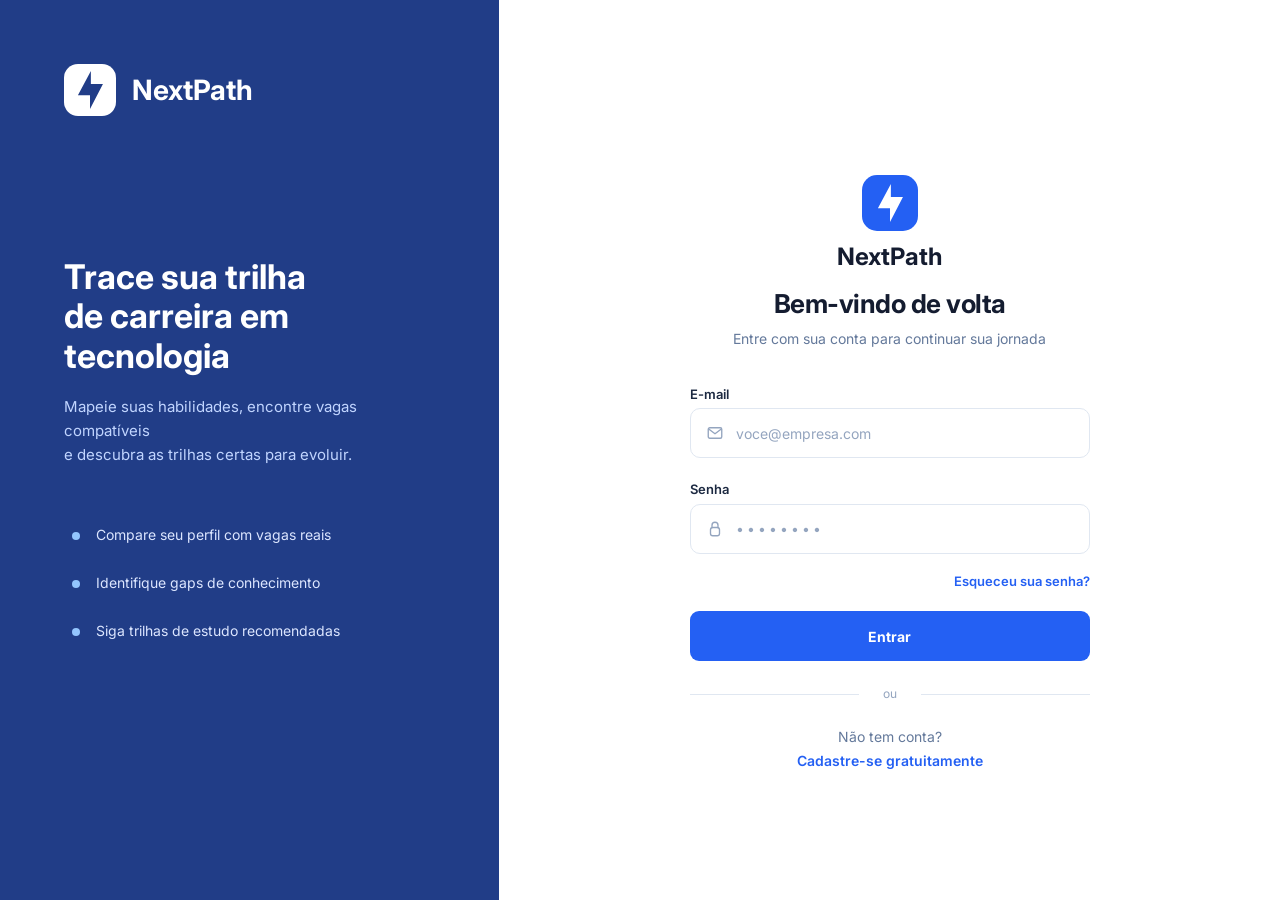
<file: html/habilidades.html>
<!DOCTYPE html>
<html lang="pt-BR">
<head>
    <meta charset="UTF-8">
    <meta name="viewport" content="width=device-width, initial-scale=1.0">
    <meta name="description" content="Acompanhe seu nível em cada tecnologia no NextPath.">
    <title>NextPath | Minhas Habilidades</title>
    <link rel="preconnect" href="https://fonts.googleapis.com">
    <link rel="preconnect" href="https://fonts.gstatic.com" crossorigin>
    <link href="https://fonts.googleapis.com/css2?family=Inter:wght@400;500;600;700;800&display=swap" rel="stylesheet">
    <link href="https://cdn.jsdelivr.net/npm/bootstrap@5.3.3/dist/css/bootstrap.min.css" rel="stylesheet">
    <link href="https://cdn.jsdelivr.net/npm/bootstrap-icons@1.11.3/font/bootstrap-icons.min.css" rel="stylesheet">
    <link rel="icon" href="../assets/img/favicon.svg">
    <link rel="stylesheet" href="../assets/css/style.css">
</head>
<body class="app-body">
    <aside class="sidebar">
        <a class="sidebar-logo" href="dashboard.html">
            <span class="sidebar-logo-mark"><svg viewBox="0 0 32 44" aria-hidden="true"><path d="M17 0 2 28h14v16l15-29H17z" fill="currentColor"/></svg></span>
            NextPath
        </a>

        <nav aria-label="Menu principal">
            <ul class="sidebar-menu">
                <li><a class="sidebar-link" href="dashboard.html"><i class="bi bi-grid-fill"></i> Dashboard</a></li>
                <li><a class="sidebar-link" href="perfil.html"><i class="bi bi-person"></i> Perfil Profissional</a></li>
                <li><a class="sidebar-link active" href="habilidades.html" aria-current="page"><i class="bi bi-list-ul"></i> Minhas Habilidades</a></li>
                <li><a class="sidebar-link" href="skilltree.html"><i class="bi bi-diagram-3"></i> SkillTree</a></li>
                <li><a class="sidebar-link" href="vagas.html"><i class="bi bi-briefcase"></i> Vagas</a></li>
                <li><a class="sidebar-link" href="detalhes-vaga.html"><i class="bi bi-file-text"></i> Detalhes da Vaga</a></li>
                <li><a class="sidebar-link" href="compatibilidade.html"><i class="bi bi-bullseye"></i> Compatibilidade com a Vaga</a></li>
                <li><a class="sidebar-link" href="gaps.html"><i class="bi bi-bar-chart"></i> Gaps</a></li>
                <li><a class="sidebar-link" href="trilhas.html"><i class="bi bi-bezier2"></i> Trilhas Recomendadas</a></li>
            </ul>
        </nav>

        <button class="sidebar-sair" type="button" id="botao-sair"><i class="bi bi-box-arrow-right"></i> Sair</button>
    </aside>

    <main class="app-main">
        <header class="app-header">
            <div>
                <h1 class="app-title">Minhas Habilidades</h1>
                <p class="app-subtitle">Acompanhe seu nível em cada tecnologia mapeada.</p>
            </div>

            <div class="app-header-acoes">
                <button class="btn btn-primary btn-np" type="button" data-bs-toggle="modal" data-bs-target="#modal-habilidade"><i class="bi bi-plus-lg"></i> Adicionar habilidade</button>

                <a class="usuario" href="perfil.html" title="Ver perfil">
                    <span class="text-end">
                        <strong id="usuario-nome" class="usuario-nome"></strong>
                        <span id="usuario-cargo" class="usuario-cargo"></span>
                    </span>
                    <span id="usuario-iniciais" class="usuario-avatar"></span>
                </a>
            </div>
        </header>

        <section class="card-np">
            <div class="card-np-header mb-3">
                <p id="habilidades-contagem" class="card-np-subtitle"></p>
                <div class="busca">
                    <i class="bi bi-search"></i>
                    <input id="busca-habilidade" class="form-control" type="search" placeholder="Buscar habilidade" aria-label="Buscar habilidade">
                </div>
            </div>

            <div class="table-responsive">
                <table class="tabela-np">
                    <thead>
                        <tr>
                            <th>Habilidade</th>
                            <th>Categoria</th>
                            <th>Nível</th>
                            <th><span class="visually-hidden">Ações</span></th>
                        </tr>
                    </thead>
                    <tbody id="tabela-habilidades"></tbody>
                </table>
            </div>

            <p id="habilidades-vazio" class="estado-vazio py-4">
                Você ainda não adicionou habilidades.<br>
                <button class="btn-card mt-3" type="button" data-bs-toggle="modal" data-bs-target="#modal-habilidade"><i class="bi bi-plus-lg"></i> Adicionar a primeira</button>
            </p>

            <p class="dica">Dica: clique nas bolinhas para mudar o nível de uma habilidade.</p>
            <div id="legenda" class="legenda"></div>
        </section>
    </main>

    <!-- Modal: nova habilidade -->
    <div class="modal fade" id="modal-habilidade" tabindex="-1" aria-labelledby="modal-habilidade-titulo" aria-hidden="true">
        <div class="modal-dialog modal-dialog-centered">
            <form id="habilidade-form" class="modal-content app-modal" novalidate>
                <div class="modal-header border-0">
                    <h2 id="modal-habilidade-titulo" class="modal-title fs-5 fw-bold">Adicionar habilidade</h2>
                    <button type="button" class="btn-close" data-bs-dismiss="modal" aria-label="Fechar"></button>
                </div>
                <div class="modal-body">
                    <div class="mb-3">
                        <label for="habilidade-nome" class="form-label">Habilidade</label>
                        <input id="habilidade-nome" name="nome" class="form-control" type="text" maxlength="60" list="sugestoes-habilidades" placeholder="Ex.: JavaScript">
                        <datalist id="sugestoes-habilidades">
                            <option value="JavaScript"><option value="TypeScript"><option value="Python"><option value="Java">
                            <option value="C#"><option value="PHP"><option value="Node.js"><option value="React">
                            <option value="HTML e CSS"><option value="SQL"><option value="PostgreSQL"><option value="MongoDB">
                            <option value="Git"><option value="Docker"><option value="Linux"><option value="AWS">
                            <option value="APIs REST"><option value="Testes automatizados"><option value="Comunicação">
                            <option value="Angular"><option value="Vue.js"><option value="Kubernetes"><option value="Azure">
                            <option value="Scrum"><option value="Power BI"><option value="Excel"><option value="Inglês">
                        </datalist>
                    </div>
                    <div class="mb-3">
                        <label for="habilidade-categoria" class="form-label">Categoria</label>
                        <select id="habilidade-categoria" name="categoria" class="form-select">
                            <option>Linguagens</option>
                            <option>Front-end</option>
                            <option>Back-end</option>
                            <option>Banco de Dados</option>
                            <option>Infraestrutura</option>
                            <option>Ferramentas</option>
                            <option>Soft skills</option>
                            <option>Outras</option>
                        </select>
                    </div>
                    <div>
                        <label for="habilidade-nivel" class="form-label">Nível atual</label>
                        <select id="habilidade-nivel" name="nivel" class="form-select">
                            <option value="0">Não iniciada (ainda vou estudar)</option>
                            <option value="1">Iniciante</option>
                            <option value="2">Básico</option>
                            <option value="3">Intermediário</option>
                            <option value="4">Proficiente</option>
                            <option value="5">Avançado</option>
                        </select>
                    </div>
                    <div id="habilidade-message" class="auth-message" role="status" aria-live="polite"></div>
                </div>
                <div class="modal-footer border-0">
                    <button class="btn btn-light btn-np" type="button" data-bs-dismiss="modal">Cancelar</button>
                    <button class="btn btn-primary btn-np" type="submit">Adicionar</button>
                </div>
            </form>
        </div>
    </div>

    <!-- Modelo de uma linha da tabela (clonado pelo habilidades.js) -->
    <template id="modelo-linha">
        <tr>
            <td class="coluna-nome"></td>
            <td class="coluna-categoria"></td>
            <td><span class="pontos pontos-editaveis"></span> <span class="nivel-texto"></span></td>
            <td class="text-end"><button class="btn-remover" type="button" aria-label="Remover habilidade"><i class="bi bi-trash"></i></button></td>
        </tr>
    </template>

    <!-- Toast para avisos rápidos (usado pelo app.js) -->
    <div class="toast-container position-fixed bottom-0 end-0 p-3">
        <div id="toast" class="toast text-bg-dark border-0" role="status" aria-live="polite" aria-atomic="true">
            <div class="d-flex">
                <div id="toast-texto" class="toast-body"></div>
                <button type="button" class="btn-close btn-close-white me-2 m-auto" data-bs-dismiss="toast" aria-label="Fechar"></button>
            </div>
        </div>
    </div>

    <script src="https://cdn.jsdelivr.net/npm/bootstrap@5.3.3/dist/js/bootstrap.bundle.min.js"></script>
    <script src="../assets/js/auth.js"></script>
    <script src="../assets/js/app.js"></script>
    <script src="../assets/js/habilidades.js"></script>
</body>
</html>
</file>
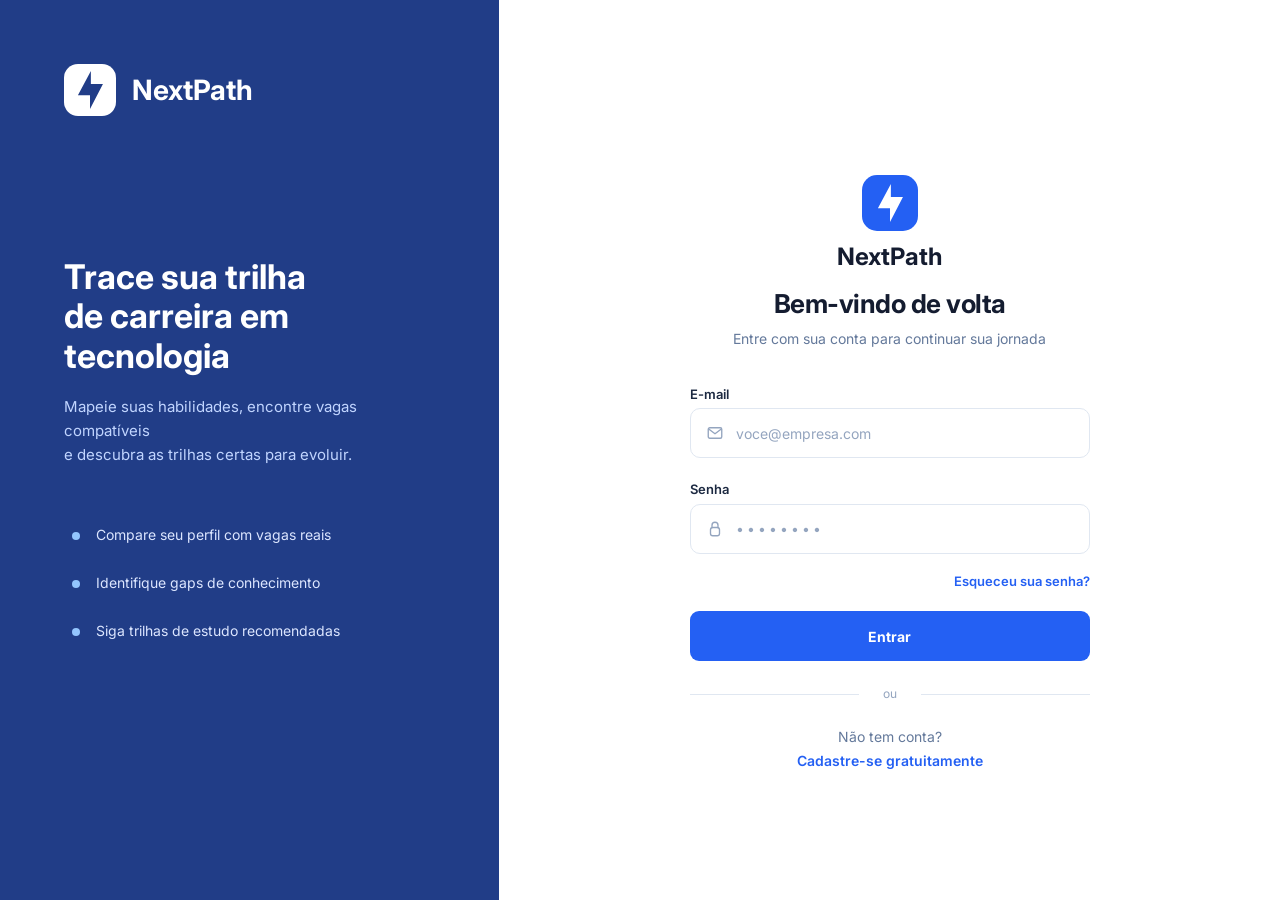
<file: html/onboarding.html>
<!DOCTYPE html>
<html lang="pt-BR">
<head>
    <meta charset="UTF-8">
    <meta name="viewport" content="width=device-width, initial-scale=1.0">
    <meta name="description" content="Configure seu perfil no NextPath em poucos passos.">
    <title>NextPath | Vamos começar</title>
    <link rel="preconnect" href="https://fonts.googleapis.com">
    <link rel="preconnect" href="https://fonts.gstatic.com" crossorigin>
    <link href="https://fonts.googleapis.com/css2?family=Inter:wght@400;500;600;700;800&display=swap" rel="stylesheet">
    <link href="https://cdn.jsdelivr.net/npm/bootstrap@5.3.3/dist/css/bootstrap.min.css" rel="stylesheet">
    <link href="https://cdn.jsdelivr.net/npm/bootstrap-icons@1.11.3/font/bootstrap-icons.min.css" rel="stylesheet">
    <link rel="icon" href="../assets/img/favicon.svg">
    <link rel="stylesheet" href="../assets/css/style.css">
    <link rel="stylesheet" href="../assets/css/onboarding.css">
</head>
<body class="app-body">
    <!-- Barra superior simples (o onboarding não tem sidebar) -->
    <header class="onboarding-topo">
        <span class="sidebar-logo m-0">
            <span class="sidebar-logo-mark"><svg viewBox="0 0 32 44" aria-hidden="true"><path d="M17 0 2 28h14v16l15-29H17z" fill="currentColor"/></svg></span>
            NextPath
        </span>
        <div class="d-flex align-items-center gap-3">
            <span class="usuario p-0">
                <span class="text-end">
                    <strong id="usuario-nome" class="usuario-nome"></strong>
                    <span id="usuario-cargo" class="usuario-cargo"></span>
                </span>
                <span id="usuario-iniciais" class="usuario-avatar"></span>
            </span>
            <button class="sidebar-sair border-0 p-0 m-0" type="button" id="botao-sair"><i class="bi bi-box-arrow-right"></i> Sair</button>
        </div>
    </header>

    <main class="onboarding">
        <p id="passo-texto" class="onboarding-passo"></p>
        <div class="barra mb-4"><div id="passo-barra" class="barra-preenchida"></div></div>

        <!-- Passo 1: área e nível -->
        <section class="card-np onboarding-etapa" data-passo="1">
            <h1 class="onboarding-titulo">Olá, <span id="primeiro-nome"></span>! Vamos conhecer você</h1>
            <p class="card-np-subtitle mb-4">Com essas respostas, o NextPath personaliza suas vagas e trilhas. Leva menos de 2 minutos.</p>

            <h2 class="form-label">Qual área de tecnologia mais te interessa?</h2>
            <div id="opcoes-area" class="opcoes-grade mb-3"></div>
            <div id="bloco-outra-area" class="mb-4" hidden>
                <label for="onboarding-outra-area" class="form-label">Qual é a sua área?</label>
                <input id="onboarding-outra-area" class="form-control" type="text" maxlength="60" placeholder="Ex.: Game Dev, Suporte, Produto, Inteligência Artificial...">
            </div>

            <h2 class="form-label">Qual é o seu nível hoje?</h2>
            <div id="opcoes-nivel" class="opcoes-linha mb-4"></div>

            <label for="onboarding-cargo" class="form-label">Cargo ou ocupação atual <small class="text-muted">(opcional)</small></label>
            <input id="onboarding-cargo" class="form-control" type="text" maxlength="80" placeholder="Ex.: Estudante de ADS, Suporte Técnico...">
        </section>

        <!-- Passo 2: habilidades -->
        <section class="card-np onboarding-etapa" data-passo="2" hidden>
            <h1 class="onboarding-titulo">O que você já sabe?</h1>
            <p class="card-np-subtitle mb-4">Clique nas habilidades que você já estudou e marque o seu nível em cada uma. Não precisa ser perfeito: dá para mudar depois.</p>

            <h2 class="form-label">Sugestões para <span id="area-escolhida"></span></h2>
            <div id="sugestoes" class="chips mb-3"></div>
            <div class="d-flex gap-2 mb-4">
                <input id="outra-habilidade" class="form-control" type="text" maxlength="60" list="lista-conhecidas" placeholder="Outra habilidade (ex.: Figma)" aria-label="Outra habilidade">
                <datalist id="lista-conhecidas"></datalist>
                <button id="botao-outra" class="btn btn-light btn-np" type="button"><i class="bi bi-plus-lg"></i></button>
            </div>

            <h2 class="form-label">Suas habilidades (<span id="qtd-escolhidas">0</span>)</h2>
            <p id="nenhuma-escolhida" class="estado-vazio">Nenhuma habilidade escolhida ainda.</p>
            <ul id="escolhidas" class="lista-escolhidas"></ul>
        </section>

        <!-- Passo 3: objetivo -->
        <section class="card-np onboarding-etapa" data-passo="3" hidden>
            <h1 class="onboarding-titulo">Onde você quer chegar?</h1>
            <p class="card-np-subtitle mb-4">Suas trilhas de estudo serão recomendadas a partir deste objetivo.</p>

            <div class="opcoes-linha mb-3" role="radiogroup" aria-label="Como definir o objetivo">
                <label class="opcao"><input type="radio" name="tipo-objetivo" value="colar" checked><span><i class="bi bi-clipboard-plus"></i> Colar uma vaga que eu almejo</span></label>
                <label class="opcao"><input type="radio" name="tipo-objetivo" value="texto"><span><i class="bi bi-pencil"></i> Descrever meu objetivo</span></label>
            </div>

            <div data-objetivo="colar">
                <label for="onboarding-vaga" class="form-label">Cole o texto da vaga</label>
                <textarea id="onboarding-vaga" class="form-control campo-colar" placeholder="Título, empresa, descrição, requisitos, diferenciais..."></textarea>
                <button id="botao-exemplo" class="btn btn-link btn-sm p-0 mt-1" type="button">Usar um exemplo</button>
                <!-- Prévia atualizada enquanto o usuário cola/digita -->
                <div id="previa-vaga" class="previa-vaga" hidden>
                    <strong id="previa-titulo"></strong>
                    <span id="previa-meta" class="numero-legenda"></span>
                    <div id="previa-tecnologias" class="chips mt-2"></div>
                </div>
            </div>

            <div data-objetivo="texto" hidden>
                <label for="onboarding-objetivo" class="form-label">Seu objetivo profissional</label>
                <input id="onboarding-objetivo" class="form-control" type="text" maxlength="100" placeholder="Ex.: Ser Desenvolvedor Back-end Pleno em 1 ano">
                <!-- Prévia do perfil-alvo que será montado com o objetivo + área + nível -->
                <div id="previa-objetivo" class="previa-vaga" hidden>
                    <span class="numero-legenda">Vamos montar o seu perfil-alvo com:</span>
                    <div id="previa-objetivo-tecnologias" class="chips mt-2"></div>
                    <span id="previa-objetivo-nivel" class="numero-legenda d-block mt-2"></span>
                </div>
            </div>
        </section>

        <div id="onboarding-message" class="auth-message" role="status" aria-live="polite"></div>

        <div class="onboarding-acoes">
            <button id="botao-pular" class="btn btn-link text-muted" type="button">Pular por enquanto</button>
            <div class="d-flex gap-2">
                <button id="botao-voltar" class="btn btn-light btn-np" type="button">Voltar</button>
                <button id="botao-continuar" class="btn btn-primary btn-np" type="button">Continuar <i class="bi bi-arrow-right"></i></button>
            </div>
        </div>
    </main>

    <!-- Toast para avisos rápidos (usado pelo app.js) -->
    <div class="toast-container position-fixed bottom-0 end-0 p-3">
        <div id="toast" class="toast text-bg-dark border-0" role="status" aria-live="polite" aria-atomic="true">
            <div class="d-flex">
                <div id="toast-texto" class="toast-body"></div>
                <button type="button" class="btn-close btn-close-white me-2 m-auto" data-bs-dismiss="toast" aria-label="Fechar"></button>
            </div>
        </div>
    </div>

    <script src="https://cdn.jsdelivr.net/npm/bootstrap@5.3.3/dist/js/bootstrap.bundle.min.js"></script>
    <script src="../assets/js/auth.js"></script>
    <script src="../assets/js/app.js"></script>
    <script src="../assets/js/catalogo.js"></script>
    <script src="../assets/js/leitor-vaga.js"></script>
    <script src="../assets/js/onboarding.js"></script>
</body>
</html>
</file>
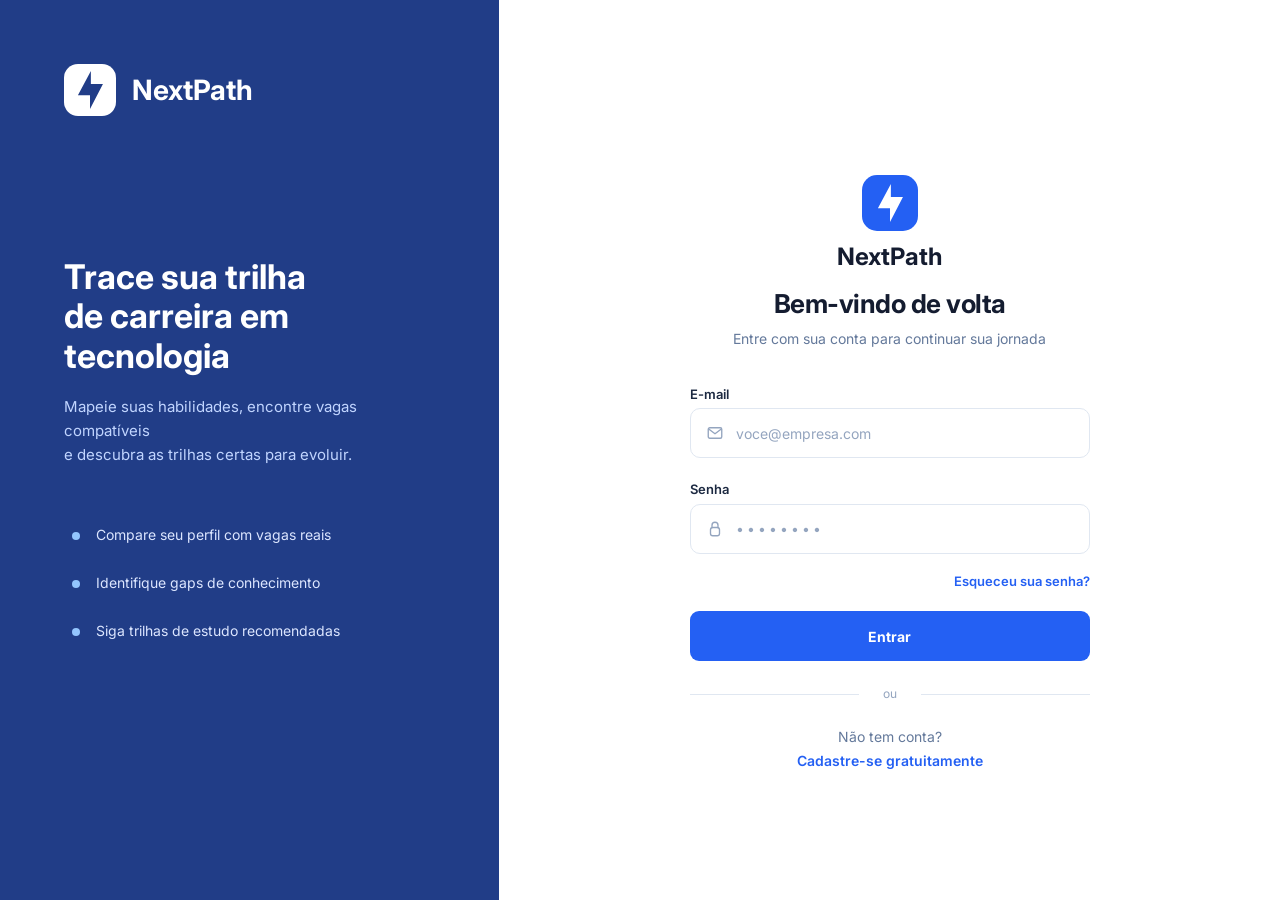
<file: html/perfil.html>
<!DOCTYPE html>
<html lang="pt-BR">
<head>
    <meta charset="UTF-8">
    <meta name="viewport" content="width=device-width, initial-scale=1.0">
    <meta name="description" content="Gerencie suas informações de carreira no NextPath.">
    <title>NextPath | Perfil Profissional</title>
    <link rel="preconnect" href="https://fonts.googleapis.com">
    <link rel="preconnect" href="https://fonts.gstatic.com" crossorigin>
    <link href="https://fonts.googleapis.com/css2?family=Inter:wght@400;500;600;700;800&display=swap" rel="stylesheet">
    <link href="https://cdn.jsdelivr.net/npm/bootstrap@5.3.3/dist/css/bootstrap.min.css" rel="stylesheet">
    <link href="https://cdn.jsdelivr.net/npm/bootstrap-icons@1.11.3/font/bootstrap-icons.min.css" rel="stylesheet">
    <link rel="icon" href="../assets/img/favicon.svg">
    <link rel="stylesheet" href="../assets/css/style.css">
    <link rel="stylesheet" href="../assets/css/perfil.css">
</head>
<body class="app-body">
    <aside class="sidebar">
        <a class="sidebar-logo" href="dashboard.html">
            <span class="sidebar-logo-mark"><svg viewBox="0 0 32 44" aria-hidden="true"><path d="M17 0 2 28h14v16l15-29H17z" fill="currentColor"/></svg></span>
            NextPath
        </a>

        <nav aria-label="Menu principal">
            <ul class="sidebar-menu">
                <li><a class="sidebar-link" href="dashboard.html"><i class="bi bi-grid-fill"></i> Dashboard</a></li>
                <li><a class="sidebar-link active" href="perfil.html" aria-current="page"><i class="bi bi-person"></i> Perfil Profissional</a></li>
                <li><a class="sidebar-link" href="habilidades.html"><i class="bi bi-list-ul"></i> Minhas Habilidades</a></li>
                <li><a class="sidebar-link" href="skilltree.html"><i class="bi bi-diagram-3"></i> SkillTree</a></li>
                <li><a class="sidebar-link" href="vagas.html"><i class="bi bi-briefcase"></i> Vagas</a></li>
                <li><a class="sidebar-link" href="detalhes-vaga.html"><i class="bi bi-file-text"></i> Detalhes da Vaga</a></li>
                <li><a class="sidebar-link" href="compatibilidade.html"><i class="bi bi-bullseye"></i> Compatibilidade com a Vaga</a></li>
                <li><a class="sidebar-link" href="gaps.html"><i class="bi bi-bar-chart"></i> Gaps</a></li>
                <li><a class="sidebar-link" href="trilhas.html"><i class="bi bi-bezier2"></i> Trilhas Recomendadas</a></li>
            </ul>
        </nav>

        <button class="sidebar-sair" type="button" id="botao-sair"><i class="bi bi-box-arrow-right"></i> Sair</button>
    </aside>

    <main class="app-main">
        <header class="app-header">
            <div>
                <h1 class="app-title">Perfil Profissional</h1>
                <p class="app-subtitle">Gerencie suas informações de carreira.</p>
            </div>

            <div class="app-header-acoes">
                <button id="botao-editar" class="btn btn-primary btn-np" type="button"><i class="bi bi-pencil"></i> Editar perfil</button>
                <button id="botao-cancelar" class="btn btn-light btn-np" type="button" hidden>Cancelar</button>
                <button id="botao-salvar" class="btn btn-primary btn-np" type="submit" form="perfil-form" hidden><i class="bi bi-check2"></i> Salvar</button>

                <a class="usuario" href="perfil.html" title="Ver perfil">
                    <span class="text-end">
                        <strong id="usuario-nome" class="usuario-nome"></strong>
                        <span id="usuario-cargo" class="usuario-cargo"></span>
                    </span>
                    <span id="usuario-iniciais" class="usuario-avatar"></span>
                </a>
            </div>
        </header>

        <!-- Os campos ficam bloqueados (fieldset disabled) até clicar em "Editar perfil" -->
        <form id="perfil-form" novalidate>
            <fieldset id="perfil-campos" disabled>
                <div class="row g-4">
                    <div class="col-xl-4">
                        <!-- Resumo: atualizado em tempo real enquanto o usuário digita -->
                        <section class="card-np perfil-resumo">
                            <span id="perfil-avatar" class="perfil-avatar"></span>
                            <h2 id="perfil-nome" class="perfil-nome"></h2>
                            <p id="perfil-cargo" class="card-np-subtitle"></p>
                            <span id="perfil-nivel" class="badge-np"></span>

                            <div class="perfil-area">
                                <span class="numero-legenda">Área de atuação</span>
                                <strong id="perfil-area"></strong>
                            </div>

                            <div class="perfil-completo">
                                <div class="d-flex justify-content-between mb-2">
                                    <span class="numero-legenda">Perfil completo</span>
                                    <strong id="perfil-completo-texto"></strong>
                                </div>
                                <div class="barra"><div id="perfil-completo-barra" class="barra-preenchida"></div></div>
                            </div>
                        </section>
                    </div>

                    <div class="col-xl-8">
                        <section class="card-np">
                            <div class="row g-4">
                                <div class="col-md-6">
                                    <label for="campo-nome" class="form-label">Nome completo</label>
                                    <input id="campo-nome" name="nome" class="form-control" type="text" maxlength="80" autocomplete="name">
                                </div>
                                <div class="col-md-6">
                                    <label for="campo-cargo" class="form-label">Cargo atual</label>
                                    <input id="campo-cargo" name="cargoAtual" class="form-control" type="text" maxlength="80" placeholder="Ex.: Estudante de ADS">
                                </div>
                                <div class="col-md-6">
                                    <label for="campo-area" class="form-label">Área de atuação</label>
                                    <!-- Texto livre: qualquer área funciona. As opções são só sugestões. -->
                                    <input id="campo-area" name="area" class="form-control" type="text" maxlength="60" list="sugestoes-area" placeholder="Ex.: Back-end, Dados, UX / UI...">
                                    <datalist id="sugestoes-area"></datalist>
                                </div>
                                <div class="col-md-6">
                                    <label for="campo-nivel" class="form-label">Nível profissional</label>
                                    <select id="campo-nivel" name="nivel" class="form-select">
                                        <option value="">Não definido</option>
                                        <option>Estagiário</option>
                                        <option>Júnior</option>
                                        <option>Pleno</option>
                                        <option>Sênior</option>
                                        <option>Especialista</option>
                                    </select>
                                </div>
                                <div class="col-md-6">
                                    <label for="campo-objetivo" class="form-label">Objetivo profissional</label>
                                    <input id="campo-objetivo" name="objetivo" class="form-control" type="text" maxlength="100" placeholder="Ex.: Tornar-se Desenvolvedor Back-end Pleno em 12 meses">
                                </div>
                                <div class="col-md-6">
                                    <label for="campo-vaga-objetivo" class="form-label">Vaga que você almeja</label>
                                    <!-- Opções preenchidas pelo perfil.js com as vagas do usuário -->
                                    <select id="campo-vaga-objetivo" name="vagaObjetivo" class="form-select"></select>
                                </div>
                            </div>
                            <p class="dica">As trilhas recomendadas são baseadas na vaga que você almeja e na sua área. <a href="vagas.html?adicionar=1">Adicionar uma vaga</a> · <a href="onboarding.html?refazer=1">Refazer a configuração inicial</a></p>
                        </section>
                    </div>

                    <div class="col-12">
                        <section class="card-np">
                            <label for="campo-sobre" class="card-np-title mb-3">Sobre você</label>
                            <textarea id="campo-sobre" name="sobre" class="form-control campo-sobre" maxlength="600" placeholder="Conte um pouco sobre sua experiência, interesses e o que está estudando."></textarea>
                            <div id="perfil-message" class="auth-message" role="status" aria-live="polite"></div>
                        </section>
                    </div>
                </div>
            </fieldset>
        </form>
    </main>

    <!-- Toast para avisos rápidos (usado pelo app.js) -->
    <div class="toast-container position-fixed bottom-0 end-0 p-3">
        <div id="toast" class="toast text-bg-dark border-0" role="status" aria-live="polite" aria-atomic="true">
            <div class="d-flex">
                <div id="toast-texto" class="toast-body"></div>
                <button type="button" class="btn-close btn-close-white me-2 m-auto" data-bs-dismiss="toast" aria-label="Fechar"></button>
            </div>
        </div>
    </div>

    <script src="https://cdn.jsdelivr.net/npm/bootstrap@5.3.3/dist/js/bootstrap.bundle.min.js"></script>
    <script src="../assets/js/auth.js"></script>
    <script src="../assets/js/app.js"></script>
    <script src="../assets/js/catalogo.js"></script>
    <script src="../assets/js/perfil.js"></script>
</body>
</html>
</file>
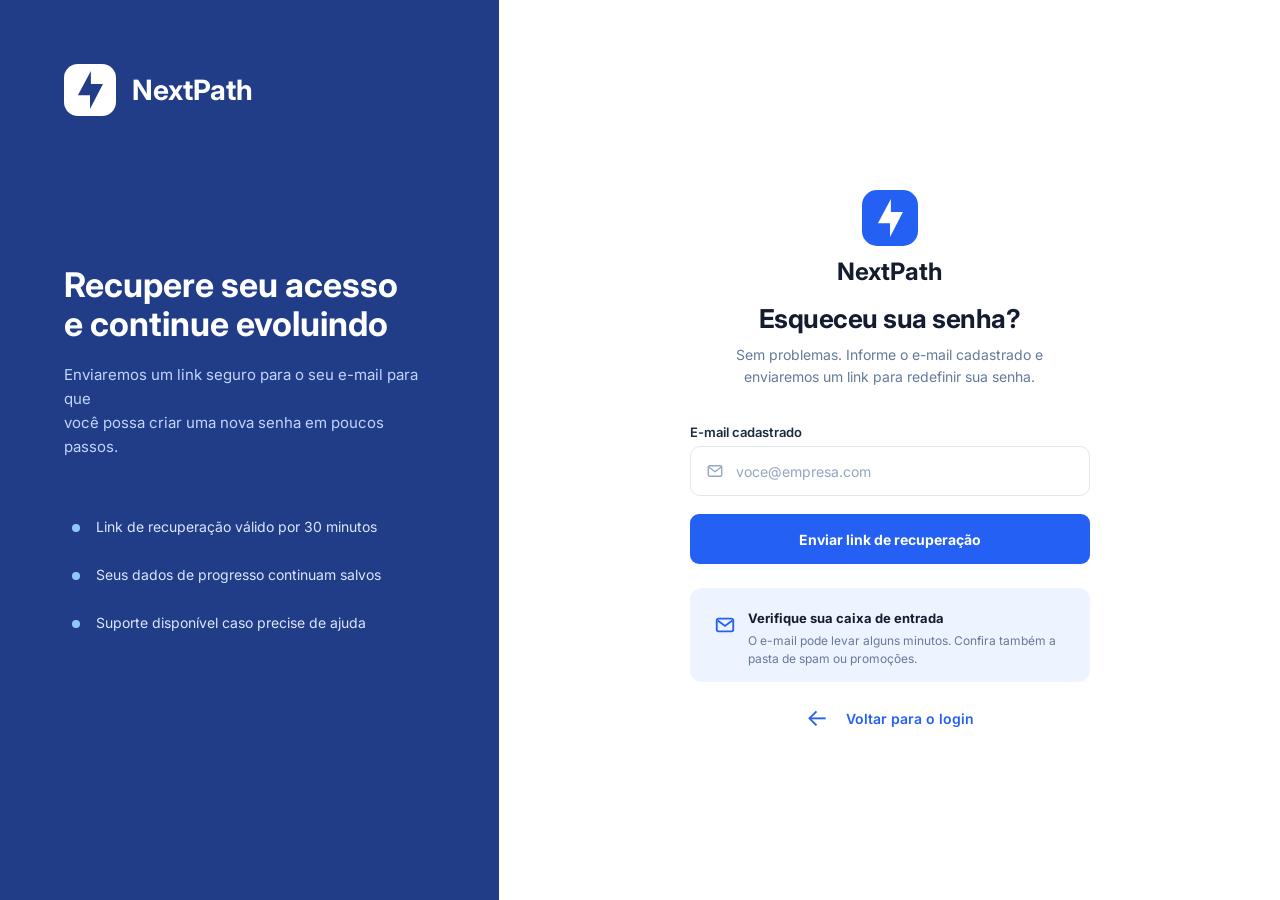
<file: html/recuperar-senha.html>
<!DOCTYPE html>
<html lang="pt-BR">
<head>
    <meta charset="UTF-8">
    <meta name="viewport" content="width=device-width, initial-scale=1.0">
    <meta name="description" content="Recupere o acesso à sua conta no NextPath.">
    <title>NextPath | Recuperar senha</title>
    <link rel="preconnect" href="https://fonts.googleapis.com">
    <link rel="preconnect" href="https://fonts.gstatic.com" crossorigin>
    <link href="https://fonts.googleapis.com/css2?family=Inter:wght@400;500;600;700;800&display=swap" rel="stylesheet">
    <link href="https://cdn.jsdelivr.net/npm/bootstrap@5.3.3/dist/css/bootstrap.min.css" rel="stylesheet">
    <link rel="icon" href="../assets/img/favicon.svg">
    <link rel="stylesheet" href="../assets/css/style.css">
    <link rel="stylesheet" href="../assets/css/auth.css">
</head>
<body class="auth-body">
    <main class="auth-page auth-page--recovery">
        <section class="auth-sidebar" aria-labelledby="recovery-title">
            <div class="auth-sidebar__content">
                <div class="auth-logo" aria-label="Logo NextPath">
                    <span class="auth-logo__mark"><svg viewBox="0 0 32 44" aria-hidden="true"><path d="M17 0 2 28h14v16l15-29H17z" fill="currentColor"/></svg></span>
                    <span>NextPath</span>
                </div>

                <div class="auth-sidebar__intro">
                    <h1 id="recovery-title" class="auth-title auth-title--large">Recupere seu acesso<br>e continue evoluindo</h1>
                    <p class="auth-description auth-description--large">Enviaremos um link seguro para o seu e-mail para que<br>você possa criar uma nova senha em poucos passos.</p>

                    <ul class="auth-benefits" aria-label="Benefícios da recuperação de senha">
                        <li>Link de recuperação válido por 30 minutos</li>
                        <li>Seus dados de progresso continuam salvos</li>
                        <li>Suporte disponível caso precise de ajuda</li>
                    </ul>
                </div>
            </div>
        </section>

        <section class="auth-content" aria-labelledby="recovery-form-title">
            <div class="auth-form-wrap">
                <div class="auth-logo auth-logo--form" aria-label="Logo NextPath">
                    <span class="auth-logo__mark"><svg viewBox="0 0 32 44" aria-hidden="true"><path d="M17 0 2 28h14v16l15-29H17z" fill="currentColor"/></svg></span>
                    <span>NextPath</span>
                </div>

                <h2 id="recovery-form-title" class="auth-title">Esqueceu sua senha?</h2>
                <p class="auth-description">Sem problemas. Informe o e-mail cadastrado e<br>enviaremos um link para redefinir sua senha.</p>

                <form id="recovery-form" novalidate>
                    <div class="mb-4">
                        <label for="recovery-email" class="form-label">E-mail cadastrado</label>
                        <div class="auth-input"><svg class="auth-input-icon" viewBox="0 0 24 24" fill="none" stroke="currentColor" stroke-width="1.8" stroke-linecap="round" stroke-linejoin="round" aria-hidden="true"><rect x="3" y="5" width="18" height="14" rx="2"/><path d="m4 7 8 6 8-6"/></svg><input class="form-control" type="email" id="recovery-email" name="email" placeholder="voce@empresa.com" autocomplete="email" required></div>
                    </div>

                    <button class="btn btn-primary auth-button" type="submit">Enviar link de recuperação</button>

                    <div class="auth-recovery-card">
                        <svg class="auth-recovery-icon" viewBox="0 0 24 24" fill="none" stroke="currentColor" stroke-width="2" aria-hidden="true"><rect x="3" y="5" width="18" height="14" rx="2"/><path d="m4 7 8 6 8-6"/></svg>
                        <div><h3>Verifique sua caixa de entrada</h3>
                        <p>O e-mail pode levar alguns minutos. Confira também a pasta de spam ou promoções.</p></div>
                    </div>

                    <a class="auth-back-link" href="../index.html"><span aria-hidden="true">&#8592;</span> Voltar para o login</a>
                    <div id="recovery-message" class="auth-message" role="status" aria-live="polite"></div>
                </form>
            </div>
        </section>
    </main>

    <!-- Modal para redefinir a senha (simulação: não há envio real de e-mail) -->
    <div class="modal fade" id="modal-nova-senha" tabindex="-1" aria-labelledby="modal-nova-senha-titulo" aria-hidden="true">
        <div class="modal-dialog modal-dialog-centered">
            <form id="nova-senha-form" class="modal-content auth-modal" novalidate>
                <div class="modal-header border-0">
                    <h2 id="modal-nova-senha-titulo" class="modal-title fs-5 fw-bold">Criar nova senha</h2>
                    <button type="button" class="btn-close" data-bs-dismiss="modal" aria-label="Fechar"></button>
                </div>
                <div class="modal-body">
                    <div class="mb-3">
                        <label for="nova-senha" class="form-label">Nova senha</label>
                        <div class="auth-input"><svg class="auth-input-icon" viewBox="0 0 24 24" fill="none" stroke="currentColor" stroke-width="1.8" stroke-linecap="round" stroke-linejoin="round" aria-hidden="true"><rect x="6" y="10" width="12" height="11" rx="3"/><path d="M8 10V7a4 4 0 0 1 8 0v3"/></svg><input class="form-control" type="password" id="nova-senha" name="novaSenha" autocomplete="new-password" placeholder="Mínimo de 6 caracteres" required></div>
                    </div>
                    <div>
                        <label for="confirmar-nova-senha" class="form-label">Confirmar nova senha</label>
                        <div class="auth-input"><svg class="auth-input-icon" viewBox="0 0 24 24" fill="none" stroke="currentColor" stroke-width="1.8" stroke-linecap="round" stroke-linejoin="round" aria-hidden="true"><rect x="6" y="10" width="12" height="11" rx="3"/><path d="M8 10V7a4 4 0 0 1 8 0v3"/></svg><input class="form-control" type="password" id="confirmar-nova-senha" name="confirmarNovaSenha" autocomplete="new-password" placeholder="Repita a nova senha" required></div>
                    </div>
                    <div id="nova-senha-message" class="auth-message" role="status" aria-live="polite"></div>
                </div>
                <div class="modal-footer border-0">
                    <button class="btn btn-primary auth-button" type="submit">Salvar nova senha</button>
                </div>
            </form>
        </div>
    </div>

    <script src="https://cdn.jsdelivr.net/npm/bootstrap@5.3.3/dist/js/bootstrap.bundle.min.js"></script>
    <script src="../assets/js/auth.js"></script>
</body>
</html>
</file>
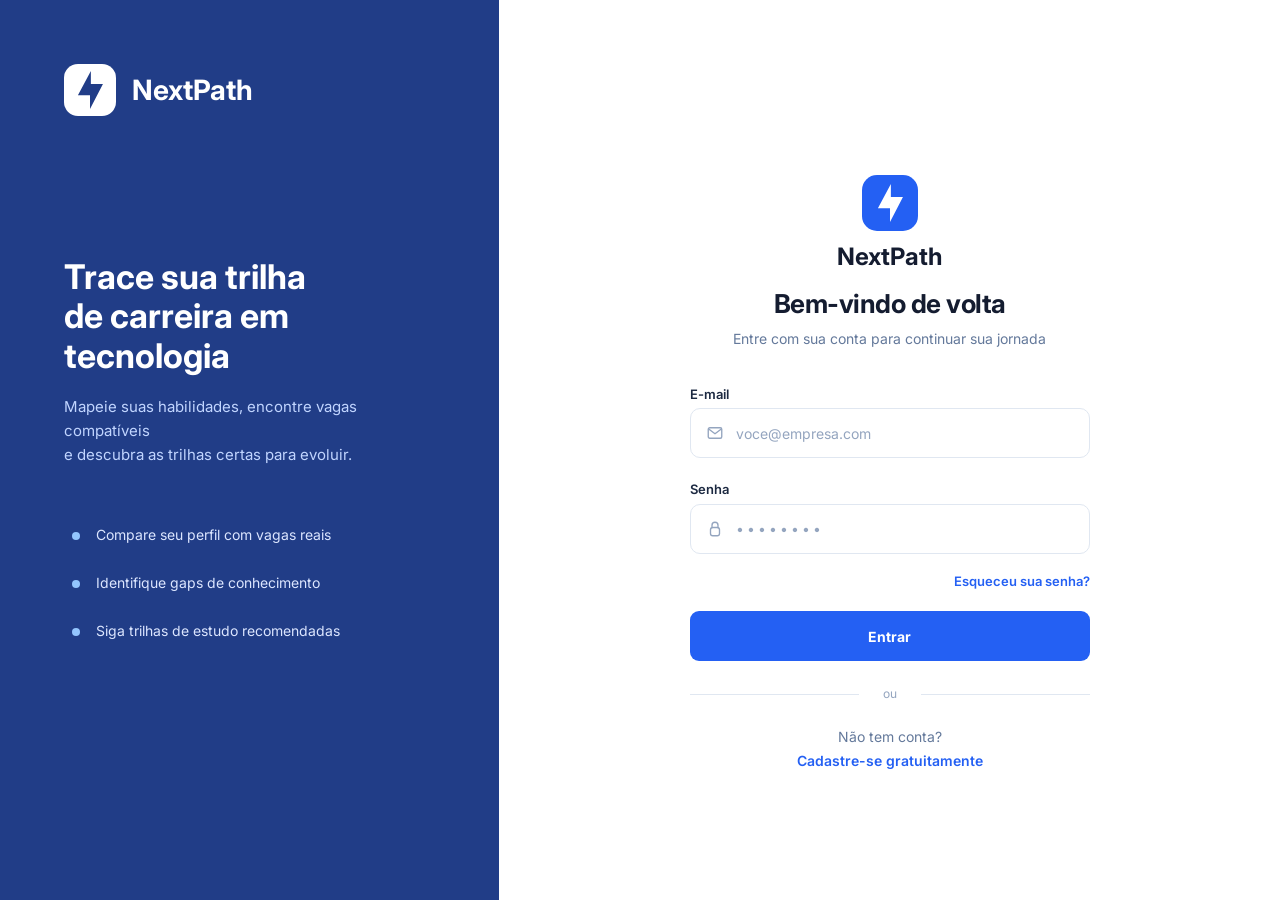
<file: html/skilltree.html>
<!DOCTYPE html>
<html lang="pt-BR">
<head>
    <meta charset="UTF-8">
    <meta name="viewport" content="width=device-width, initial-scale=1.0">
    <meta name="description" content="Visualize sua árvore de competências no NextPath.">
    <title>NextPath | SkillTree</title>
    <link rel="preconnect" href="https://fonts.googleapis.com">
    <link rel="preconnect" href="https://fonts.gstatic.com" crossorigin>
    <link href="https://fonts.googleapis.com/css2?family=Inter:wght@400;500;600;700;800&display=swap" rel="stylesheet">
    <link href="https://cdn.jsdelivr.net/npm/bootstrap@5.3.3/dist/css/bootstrap.min.css" rel="stylesheet">
    <link href="https://cdn.jsdelivr.net/npm/bootstrap-icons@1.11.3/font/bootstrap-icons.min.css" rel="stylesheet">
    <link rel="icon" href="../assets/img/favicon.svg">
    <link rel="stylesheet" href="../assets/css/style.css">
    <link rel="stylesheet" href="../assets/css/skilltree.css">
</head>
<body class="app-body">
    <aside class="sidebar">
        <a class="sidebar-logo" href="dashboard.html">
            <span class="sidebar-logo-mark"><svg viewBox="0 0 32 44" aria-hidden="true"><path d="M17 0 2 28h14v16l15-29H17z" fill="currentColor"/></svg></span>
            NextPath
        </a>

        <nav aria-label="Menu principal">
            <ul class="sidebar-menu">
                <li><a class="sidebar-link" href="dashboard.html"><i class="bi bi-grid-fill"></i> Dashboard</a></li>
                <li><a class="sidebar-link" href="perfil.html"><i class="bi bi-person"></i> Perfil Profissional</a></li>
                <li><a class="sidebar-link" href="habilidades.html"><i class="bi bi-list-ul"></i> Minhas Habilidades</a></li>
                <li><a class="sidebar-link active" href="skilltree.html" aria-current="page"><i class="bi bi-diagram-3"></i> SkillTree</a></li>
                <li><a class="sidebar-link" href="vagas.html"><i class="bi bi-briefcase"></i> Vagas</a></li>
                <li><a class="sidebar-link" href="detalhes-vaga.html"><i class="bi bi-file-text"></i> Detalhes da Vaga</a></li>
                <li><a class="sidebar-link" href="compatibilidade.html"><i class="bi bi-bullseye"></i> Compatibilidade com a Vaga</a></li>
                <li><a class="sidebar-link" href="gaps.html"><i class="bi bi-bar-chart"></i> Gaps</a></li>
                <li><a class="sidebar-link" href="trilhas.html"><i class="bi bi-bezier2"></i> Trilhas Recomendadas</a></li>
            </ul>
        </nav>

        <button class="sidebar-sair" type="button" id="botao-sair"><i class="bi bi-box-arrow-right"></i> Sair</button>
    </aside>

    <main class="app-main">
        <header class="app-header">
            <div>
                <h1 class="app-title">SkillTree</h1>
                <p id="skilltree-subtitulo" class="app-subtitle"></p>
            </div>

            <a class="usuario" href="perfil.html" title="Ver perfil">
                <span class="text-end">
                    <strong id="usuario-nome" class="usuario-nome"></strong>
                    <span id="usuario-cargo" class="usuario-cargo"></span>
                </span>
                <span id="usuario-iniciais" class="usuario-avatar"></span>
            </a>
        </header>

        <section class="card-np">
            <!-- A árvore é montada pelo skilltree.js: raiz (objetivo) → categorias → habilidades -->
            <div class="arvore-rolagem">
                <div class="arvore">
                    <a id="arvore-raiz" class="arvore-raiz" href="perfil.html" title="Editar objetivo"></a>
                    <div id="arvore-ramos" class="arvore-ramos"></div>
                </div>
            </div>

            <div id="arvore-vazia" class="estado-vazio py-4">
                Sua árvore ainda está vazia. Adicione habilidades para vê-la crescer.<br>
                <a class="btn-card d-inline-block mt-3" href="habilidades.html"><i class="bi bi-plus-lg"></i> Adicionar habilidades</a>
            </div>

            <div id="legenda" class="legenda"></div>
        </section>
    </main>

    <!-- Toast para avisos rápidos (usado pelo app.js) -->
    <div class="toast-container position-fixed bottom-0 end-0 p-3">
        <div id="toast" class="toast text-bg-dark border-0" role="status" aria-live="polite" aria-atomic="true">
            <div class="d-flex">
                <div id="toast-texto" class="toast-body"></div>
                <button type="button" class="btn-close btn-close-white me-2 m-auto" data-bs-dismiss="toast" aria-label="Fechar"></button>
            </div>
        </div>
    </div>

    <script src="https://cdn.jsdelivr.net/npm/bootstrap@5.3.3/dist/js/bootstrap.bundle.min.js"></script>
    <script src="../assets/js/auth.js"></script>
    <script src="../assets/js/app.js"></script>
    <script src="../assets/js/skilltree.js"></script>
</body>
</html>
</file>
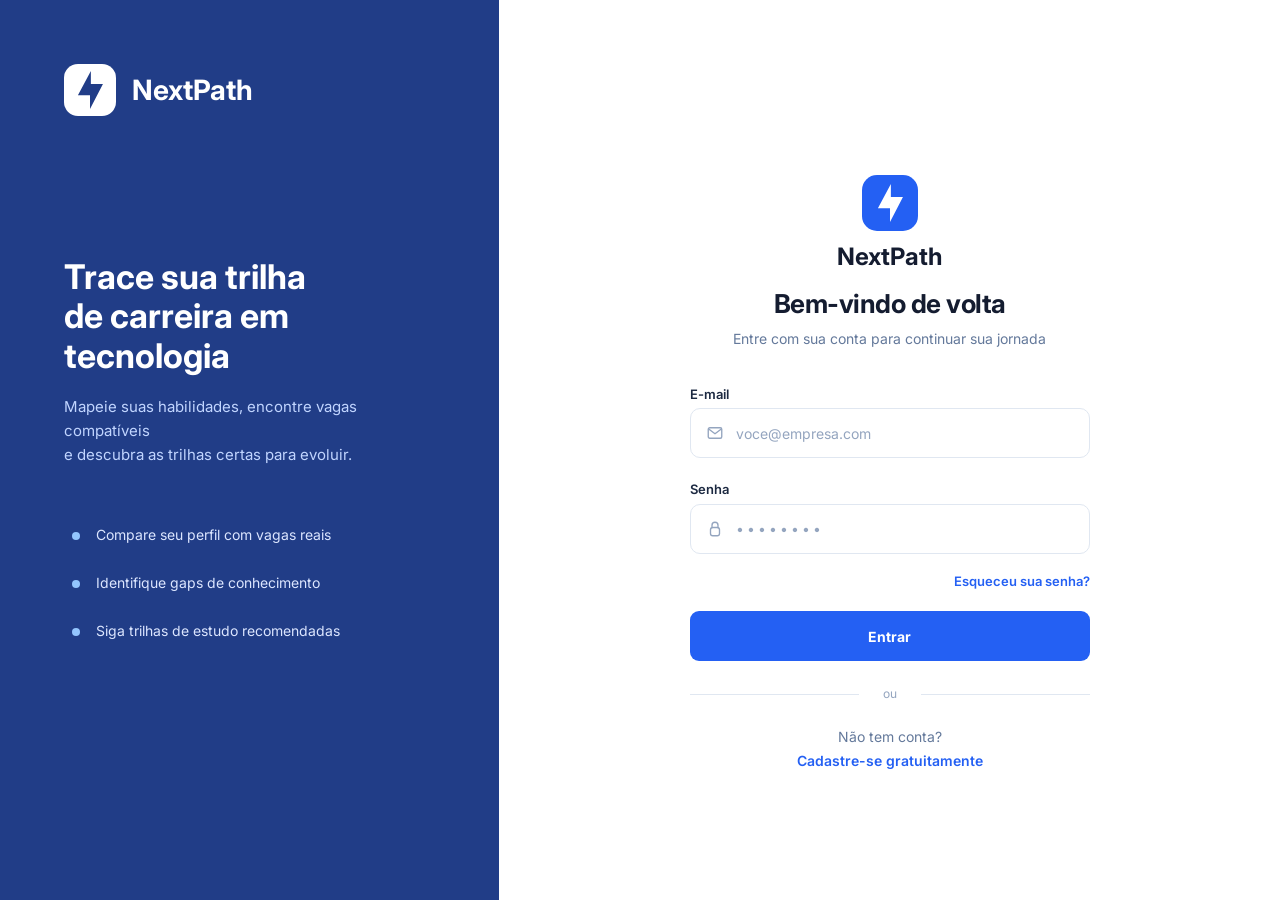
<file: html/trilhas.html>
<!DOCTYPE html>
<html lang="pt-BR">
<head>
    <meta charset="UTF-8">
    <meta name="viewport" content="width=device-width, initial-scale=1.0">
    <meta name="description" content="Trilhas de estudo personalizadas para fechar seus gaps no NextPath.">
    <title>NextPath | Trilhas Recomendadas</title>
    <link rel="preconnect" href="https://fonts.googleapis.com">
    <link rel="preconnect" href="https://fonts.gstatic.com" crossorigin>
    <link href="https://fonts.googleapis.com/css2?family=Inter:wght@400;500;600;700;800&display=swap" rel="stylesheet">
    <link href="https://cdn.jsdelivr.net/npm/bootstrap@5.3.3/dist/css/bootstrap.min.css" rel="stylesheet">
    <link href="https://cdn.jsdelivr.net/npm/bootstrap-icons@1.11.3/font/bootstrap-icons.min.css" rel="stylesheet">
    <link rel="icon" href="../assets/img/favicon.svg">
    <link rel="stylesheet" href="../assets/css/style.css">
    <link rel="stylesheet" href="../assets/css/trilhas.css">
</head>
<body class="app-body">
    <aside class="sidebar">
        <a class="sidebar-logo" href="dashboard.html">
            <span class="sidebar-logo-mark"><svg viewBox="0 0 32 44" aria-hidden="true"><path d="M17 0 2 28h14v16l15-29H17z" fill="currentColor"/></svg></span>
            NextPath
        </a>

        <nav aria-label="Menu principal">
            <ul class="sidebar-menu">
                <li><a class="sidebar-link" href="dashboard.html"><i class="bi bi-grid-fill"></i> Dashboard</a></li>
                <li><a class="sidebar-link" href="perfil.html"><i class="bi bi-person"></i> Perfil Profissional</a></li>
                <li><a class="sidebar-link" href="habilidades.html"><i class="bi bi-list-ul"></i> Minhas Habilidades</a></li>
                <li><a class="sidebar-link" href="skilltree.html"><i class="bi bi-diagram-3"></i> SkillTree</a></li>
                <li><a class="sidebar-link" href="vagas.html"><i class="bi bi-briefcase"></i> Vagas</a></li>
                <li><a class="sidebar-link" href="detalhes-vaga.html"><i class="bi bi-file-text"></i> Detalhes da Vaga</a></li>
                <li><a class="sidebar-link" href="compatibilidade.html"><i class="bi bi-bullseye"></i> Compatibilidade com a Vaga</a></li>
                <li><a class="sidebar-link" href="gaps.html"><i class="bi bi-bar-chart"></i> Gaps</a></li>
                <li><a class="sidebar-link active" href="trilhas.html" aria-current="page"><i class="bi bi-bezier2"></i> Trilhas Recomendadas</a></li>
            </ul>
        </nav>

        <button class="sidebar-sair" type="button" id="botao-sair"><i class="bi bi-box-arrow-right"></i> Sair</button>
    </aside>

    <main class="app-main">
        <header class="app-header">
            <div>
                <h1 class="app-title">Trilhas Recomendadas</h1>
                <p id="trilhas-subtitulo" class="app-subtitle"></p>
            </div>

            <a class="usuario" href="perfil.html" title="Ver perfil">
                <span class="text-end">
                    <strong id="usuario-nome" class="usuario-nome"></strong>
                    <span id="usuario-cargo" class="usuario-cargo"></span>
                </span>
                <span id="usuario-iniciais" class="usuario-avatar"></span>
            </a>
        </header>

        <!-- De onde vêm as recomendações (vaga-objetivo e área do perfil) -->
        <p id="base-recomendacao" class="aviso"></p>

        <div id="lista-trilhas" class="row g-4 mb-4"></div>

        <section id="trilhas-vazio" class="card-np sem-vaga mb-4" hidden>
            <i class="bi bi-bezier2"></i>
            <h2 id="trilhas-vazio-titulo" class="card-np-title"></h2>
            <p id="trilhas-vazio-texto" class="card-np-subtitle"></p>
            <div id="trilhas-vazio-acoes" class="d-flex justify-content-center flex-wrap gap-2 mt-3">
                <a class="btn btn-primary btn-np" href="vagas.html?adicionar=1"><i class="bi bi-clipboard-plus"></i> Adicionar a vaga que eu almejo</a>
                <a class="btn btn-light btn-np" href="perfil.html">Definir minha área</a>
            </div>
        </section>

        <!-- O próprio usuário cria uma trilha para qualquer habilidade -->
        <section class="card-np mb-4">
            <h2 class="card-np-title">Quer estudar outra habilidade?</h2>
            <p class="card-np-subtitle mb-3">Crie uma trilha para qualquer habilidade. Cada módulo concluído aumenta o seu nível nela.</p>
            <form id="nova-trilha-form" class="row g-2 align-items-end" novalidate>
                <div class="col-md-6">
                    <label for="nova-trilha-habilidade" class="form-label">Habilidade</label>
                    <input id="nova-trilha-habilidade" class="form-control" type="text" maxlength="60" list="habilidades-conhecidas" placeholder="Ex.: Docker, Figma, Excel...">
                    <datalist id="habilidades-conhecidas"></datalist>
                </div>
                <div class="col-md-4">
                    <label for="nova-trilha-nivel" class="form-label">Quero chegar ao nível</label>
                    <select id="nova-trilha-nivel" class="form-select">
                        <option value="2">Básico</option>
                        <option value="3" selected>Intermediário</option>
                        <option value="4">Proficiente</option>
                        <option value="5">Avançado</option>
                    </select>
                </div>
                <div class="col-md-2 d-grid">
                    <button class="btn btn-primary btn-np justify-content-center" type="submit"><i class="bi bi-plus-lg"></i> Criar</button>
                </div>
            </form>
            <div id="nova-trilha-message" class="auth-message" role="status" aria-live="polite"></div>
        </section>

        <!-- Trilhas já concluídas pelo usuário -->
        <section id="trilhas-concluidas" class="card-np" hidden>
            <h2 class="card-np-title mb-3"><i class="bi bi-patch-check-fill texto-verde"></i> Trilhas concluídas</h2>
            <div id="lista-concluidas" class="chips"></div>
        </section>
    </main>

    <!-- Modal: módulos da trilha (marcar módulos concluídos) -->
    <div class="modal fade" id="modal-trilha" tabindex="-1" aria-labelledby="modal-trilha-titulo" aria-hidden="true">
        <div class="modal-dialog modal-dialog-centered">
            <div class="modal-content app-modal">
                <div class="modal-header border-0">
                    <div>
                        <h2 id="modal-trilha-titulo" class="modal-title fs-5 fw-bold"></h2>
                        <p id="modal-trilha-alvo" class="card-np-subtitle mt-1"></p>
                    </div>
                    <button type="button" class="btn-close" data-bs-dismiss="modal" aria-label="Fechar"></button>
                </div>
                <div class="modal-body">
                    <div class="d-flex justify-content-between mb-2">
                        <span class="numero-legenda">Progresso</span>
                        <strong id="modal-trilha-porcentagem"></strong>
                    </div>
                    <div class="barra mb-2"><div id="modal-trilha-barra" class="barra-preenchida"></div></div>
                    <p class="numero-legenda mb-4"><i class="bi bi-graph-up-arrow"></i> <span id="modal-trilha-habilidade"></span></p>

                    <p class="form-label">Marque os módulos que você concluiu:</p>
                    <div id="modal-trilha-modulos" class="modulos"></div>
                </div>
                <div class="modal-footer border-0">
                    <button class="btn btn-primary btn-np" type="button" data-bs-dismiss="modal">Fechar</button>
                </div>
            </div>
        </div>
    </div>

    <!-- Modelo de um card de trilha (clonado pelo trilhas.js) -->
    <template id="modelo-trilha">
        <div class="col-md-6 col-xl-4">
            <section class="card-np trilha">
                <span class="icone-quadrado"><i class="bi"></i></span>
                <h2 class="trilha-titulo"></h2>
                <span class="badge-np trilha-nivel"></span>
                <p class="trilha-motivo"><i class="bi bi-lightbulb"></i> <span></span></p>
                <div class="d-flex justify-content-between mt-3 mb-2">
                    <span class="numero-legenda">Progresso</span>
                    <strong class="trilha-porcentagem"></strong>
                </div>
                <div class="barra"><div class="barra-preenchida"></div></div>
                <button class="btn-contorno w-100 mt-4" type="button"></button>
            </section>
        </div>
    </template>

    <!-- Toast para avisos rápidos (usado pelo app.js) -->
    <div class="toast-container position-fixed bottom-0 end-0 p-3">
        <div id="toast" class="toast text-bg-dark border-0" role="status" aria-live="polite" aria-atomic="true">
            <div class="d-flex">
                <div id="toast-texto" class="toast-body"></div>
                <button type="button" class="btn-close btn-close-white me-2 m-auto" data-bs-dismiss="toast" aria-label="Fechar"></button>
            </div>
        </div>
    </div>

    <script src="https://cdn.jsdelivr.net/npm/bootstrap@5.3.3/dist/js/bootstrap.bundle.min.js"></script>
    <script src="../assets/js/auth.js"></script>
    <script src="../assets/js/app.js"></script>
    <script src="../assets/js/catalogo.js"></script>
    <script src="../assets/js/leitor-vaga.js"></script>
    <script src="../assets/js/trilhas.js"></script>
</body>
</html>
</file>
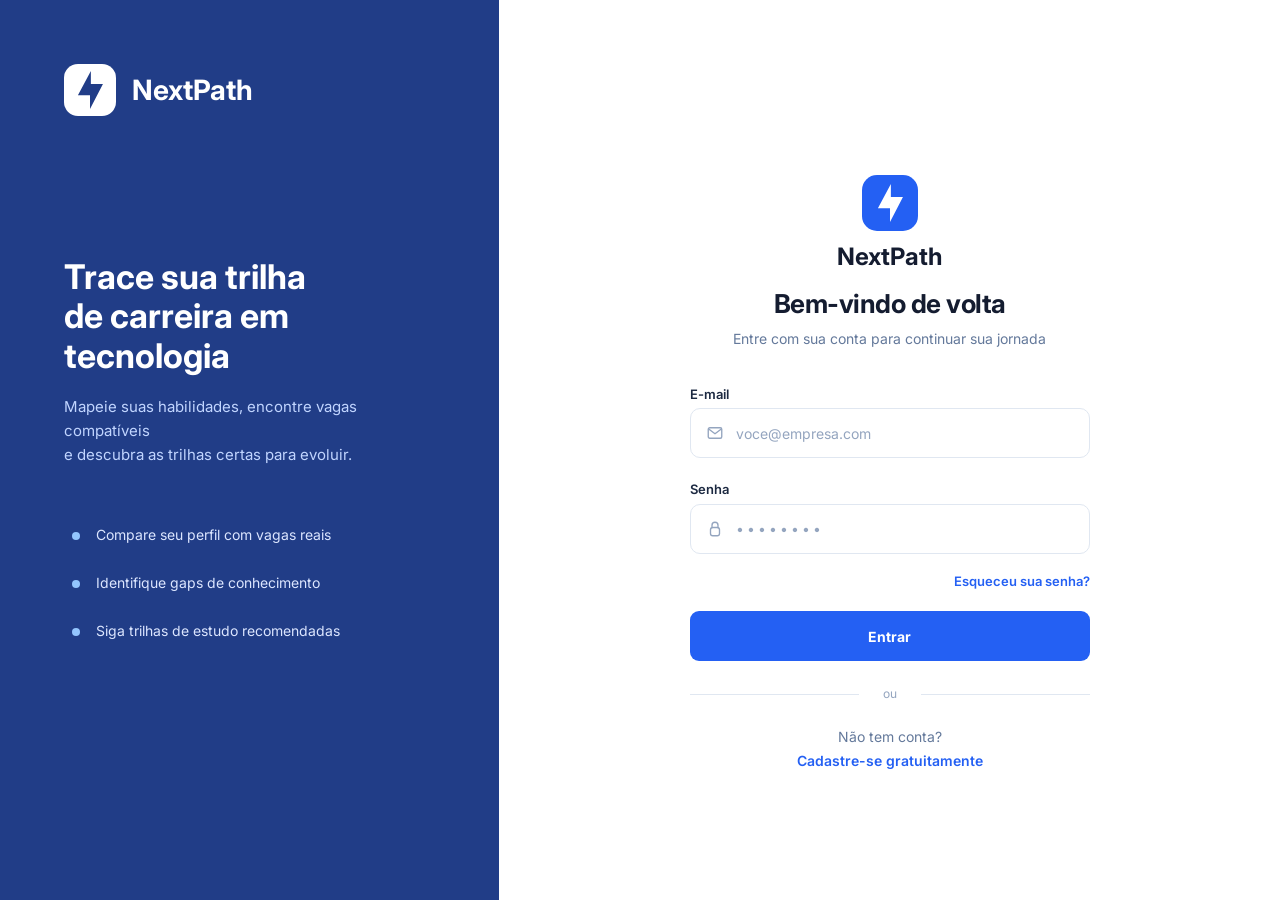
<file: html/vagas.html>
<!DOCTYPE html>
<html lang="pt-BR">
<head>
    <meta charset="UTF-8">
    <meta name="viewport" content="width=device-width, initial-scale=1.0">
    <meta name="description" content="Explore vagas compatíveis com seu perfil no NextPath.">
    <title>NextPath | Vagas</title>
    <link rel="preconnect" href="https://fonts.googleapis.com">
    <link rel="preconnect" href="https://fonts.gstatic.com" crossorigin>
    <link href="https://fonts.googleapis.com/css2?family=Inter:wght@400;500;600;700;800&display=swap" rel="stylesheet">
    <link href="https://cdn.jsdelivr.net/npm/bootstrap@5.3.3/dist/css/bootstrap.min.css" rel="stylesheet">
    <link href="https://cdn.jsdelivr.net/npm/bootstrap-icons@1.11.3/font/bootstrap-icons.min.css" rel="stylesheet">
    <link rel="icon" href="../assets/img/favicon.svg">
    <link rel="stylesheet" href="../assets/css/style.css">
    <link rel="stylesheet" href="../assets/css/vagas.css">
</head>
<body class="app-body">
    <aside class="sidebar">
        <a class="sidebar-logo" href="dashboard.html">
            <span class="sidebar-logo-mark"><svg viewBox="0 0 32 44" aria-hidden="true"><path d="M17 0 2 28h14v16l15-29H17z" fill="currentColor"/></svg></span>
            NextPath
        </a>

        <nav aria-label="Menu principal">
            <ul class="sidebar-menu">
                <li><a class="sidebar-link" href="dashboard.html"><i class="bi bi-grid-fill"></i> Dashboard</a></li>
                <li><a class="sidebar-link" href="perfil.html"><i class="bi bi-person"></i> Perfil Profissional</a></li>
                <li><a class="sidebar-link" href="habilidades.html"><i class="bi bi-list-ul"></i> Minhas Habilidades</a></li>
                <li><a class="sidebar-link" href="skilltree.html"><i class="bi bi-diagram-3"></i> SkillTree</a></li>
                <li><a class="sidebar-link active" href="vagas.html" aria-current="page"><i class="bi bi-briefcase"></i> Vagas</a></li>
                <li><a class="sidebar-link" href="detalhes-vaga.html"><i class="bi bi-file-text"></i> Detalhes da Vaga</a></li>
                <li><a class="sidebar-link" href="compatibilidade.html"><i class="bi bi-bullseye"></i> Compatibilidade com a Vaga</a></li>
                <li><a class="sidebar-link" href="gaps.html"><i class="bi bi-bar-chart"></i> Gaps</a></li>
                <li><a class="sidebar-link" href="trilhas.html"><i class="bi bi-bezier2"></i> Trilhas Recomendadas</a></li>
            </ul>
        </nav>

        <button class="sidebar-sair" type="button" id="botao-sair"><i class="bi bi-box-arrow-right"></i> Sair</button>
    </aside>

    <main class="app-main">
        <header class="app-header">
            <div>
                <h1 class="app-title">Vagas</h1>
                <p class="app-subtitle">As vagas que você quer, organizadas e comparadas com o seu perfil.</p>
            </div>

            <div class="app-header-acoes">
                <button id="botao-adicionar-vaga" class="btn btn-primary btn-np" type="button"><i class="bi bi-clipboard-plus"></i> Adicionar vaga</button>

                <a class="usuario" href="perfil.html" title="Ver perfil">
                    <span class="text-end">
                        <strong id="usuario-nome" class="usuario-nome"></strong>
                        <span id="usuario-cargo" class="usuario-cargo"></span>
                    </span>
                    <span id="usuario-iniciais" class="usuario-avatar"></span>
                </a>
            </div>
        </header>

        <div id="busca-e-filtros" class="d-flex gap-3 mb-3">
            <div class="busca busca-grande">
                <i class="bi bi-search"></i>
                <input id="busca-vaga" class="form-control" type="search" placeholder="Buscar vagas por cargo, tecnologia ou empresa..." aria-label="Buscar vagas">
            </div>
            <button class="btn-filtros" type="button" data-bs-toggle="collapse" data-bs-target="#filtros" aria-expanded="false" aria-controls="filtros">
                <i class="bi bi-funnel-fill"></i> Filtros
            </button>
        </div>

        <div id="filtros" class="collapse">
            <div class="card-np filtros mb-3">
                <div class="row g-3">
                    <div class="col-md-4">
                        <label for="filtro-modalidade" class="form-label">Modalidade</label>
                        <select id="filtro-modalidade" class="form-select">
                            <option value="">Todas</option>
                            <option>Remoto</option>
                            <option>Híbrido</option>
                            <option>Presencial</option>
                        </select>
                    </div>
                    <div class="col-md-4">
                        <label for="filtro-senioridade" class="form-label">Senioridade</label>
                        <select id="filtro-senioridade" class="form-select">
                            <option value="">Todas</option>
                            <option>Estágio</option>
                            <option>Júnior</option>
                            <option>Pleno</option>
                            <option>Sênior</option>
                        </select>
                    </div>
                    <div class="col-md-4">
                        <label for="filtro-ordem" class="form-label">Ordenar por</label>
                        <select id="filtro-ordem" class="form-select">
                            <option value="compatibilidade">Maior compatibilidade</option>
                            <option value="recentes">Mais recentes</option>
                        </select>
                    </div>
                </div>
            </div>
        </div>

        <p id="aviso-sem-habilidades" class="aviso" hidden>
            <i class="bi bi-info-circle"></i>
            <span>Adicione suas habilidades para calcular a compatibilidade com cada vaga.</span>
            <a class="btn-card ms-auto" href="habilidades.html">Adicionar habilidades</a>
        </p>

        <section class="card-np">
            <div class="table-responsive">
                <table class="tabela-np">
                    <thead>
                        <tr>
                            <th>Vaga</th>
                            <th>Empresa</th>
                            <th>Local</th>
                            <th>Modalidade</th>
                            <th><span class="visually-hidden">Ações</span></th>
                        </tr>
                    </thead>
                    <tbody id="tabela-vagas"></tbody>
                </table>
            </div>

            <p id="vagas-vazio" class="estado-vazio py-4" hidden>Nenhuma vaga encontrada com esses filtros.</p>

            <div id="minhas-vazio" class="sem-vaga" hidden>
                <i class="bi bi-clipboard-plus"></i>
                <h2 class="card-np-title">Você ainda não adicionou vagas</h2>
                <p class="card-np-subtitle">Encontrou uma vaga no LinkedIn, na Gupy ou no site de uma empresa?<br>Copie o texto, cole aqui e o NextPath organiza tudo para você.</p>
                <div class="d-flex justify-content-center flex-wrap gap-2 mt-3">
                    <button class="btn btn-primary btn-np" type="button" data-abrir-modal><i class="bi bi-clipboard-plus"></i> Colar uma vaga</button>
                    <button id="botao-gerar-objetivo" class="btn btn-light btn-np" type="button"><i class="bi bi-bullseye"></i> Gerar pelo meu objetivo</button>
                </div>
            </div>
        </section>
    </main>

    <!-- Modal: adicionar/editar vaga. Etapa 1 = colar o texto; etapa 2 = revisar o que foi organizado. -->
    <div class="modal fade" id="modal-vaga" tabindex="-1" aria-labelledby="modal-vaga-titulo" aria-hidden="true">
        <div class="modal-dialog modal-dialog-centered modal-dialog-scrollable modal-lg">
            <div class="modal-content app-modal">
                <div class="modal-header border-0">
                    <div>
                        <h2 id="modal-vaga-titulo" class="modal-title fs-5 fw-bold">Adicionar vaga</h2>
                        <p id="modal-vaga-subtitulo" class="card-np-subtitle mt-1"></p>
                    </div>
                    <button type="button" class="btn-close" data-bs-dismiss="modal" aria-label="Fechar"></button>
                </div>

                <!-- Etapa 1: colar -->
                <div id="etapa-colar" class="modal-body">
                    <label for="texto-vaga" class="form-label">Cole aqui o texto completo da vaga</label>
                    <textarea id="texto-vaga" class="form-control campo-colar" placeholder="Título da vaga, empresa, local, descrição, requisitos, diferenciais..."></textarea>
                    <div class="d-flex justify-content-between align-items-center mt-2">
                        <span class="dica m-0">Funciona melhor com o texto inteiro, incluindo os títulos "Requisitos" e "Diferenciais".</span>
                        <button id="botao-exemplo" class="btn btn-link btn-sm p-0" type="button">Usar um exemplo</button>
                    </div>
                    <div id="colar-message" class="auth-message" role="status" aria-live="polite"></div>
                </div>

                <!-- Etapa 2: revisar -->
                <form id="vaga-form" class="modal-body" novalidate hidden>
                    <p id="resumo-leitura" class="aviso"></p>

                    <div class="row g-3">
                        <div class="col-md-8">
                            <label for="vaga-titulo" class="form-label">Título da vaga *</label>
                            <input id="vaga-titulo" name="titulo" class="form-control" type="text" maxlength="90">
                        </div>
                        <div class="col-md-4">
                            <label for="vaga-empresa" class="form-label">Empresa</label>
                            <input id="vaga-empresa" name="empresa" class="form-control" type="text" maxlength="60">
                        </div>
                        <div class="col-md-3">
                            <label for="vaga-local" class="form-label">Local</label>
                            <input id="vaga-local" name="local" class="form-control" type="text" maxlength="60" placeholder="Ex.: São Paulo/SP">
                        </div>
                        <div class="col-md-3">
                            <label for="vaga-modalidade" class="form-label">Modalidade</label>
                            <select id="vaga-modalidade" name="modalidade" class="form-select">
                                <option value="">Não informada</option>
                                <option>Remoto</option>
                                <option>Híbrido</option>
                                <option>Presencial</option>
                            </select>
                        </div>
                        <div class="col-md-3">
                            <label for="vaga-senioridade" class="form-label">Senioridade</label>
                            <select id="vaga-senioridade" name="senioridade" class="form-select">
                                <option value="">Não informada</option>
                                <option>Estágio</option>
                                <option>Júnior</option>
                                <option>Pleno</option>
                                <option>Sênior</option>
                                <option>Especialista</option>
                            </select>
                        </div>
                        <div class="col-md-3">
                            <label for="vaga-tipo" class="form-label">Contratação</label>
                            <select id="vaga-tipo" name="tipo" class="form-select">
                                <option value="">Não informada</option>
                                <option>CLT</option>
                                <option>PJ</option>
                                <option>Estágio</option>
                                <option>Freelancer</option>
                            </select>
                        </div>

                        <div class="col-12">
                            <span class="form-label">Tecnologias e nível exigido *</span>
                            <ul id="lista-tecnologias" class="lista-tecnologias"></ul>
                            <div class="d-flex gap-2 mt-2">
                                <input id="nova-tecnologia" class="form-control" type="text" list="sugestoes-tecnologias" placeholder="Adicionar tecnologia (ex.: Docker)" aria-label="Nova tecnologia">
                                <datalist id="sugestoes-tecnologias"></datalist>
                                <button id="botao-nova-tecnologia" class="btn btn-light btn-np" type="button"><i class="bi bi-plus-lg"></i></button>
                            </div>
                        </div>

                        <div class="col-12">
                            <label for="vaga-descricao" class="form-label">Sobre a vaga</label>
                            <textarea id="vaga-descricao" name="descricao" class="form-control campo-texto" maxlength="600"></textarea>
                        </div>
                        <div class="col-md-4">
                            <label for="vaga-requisitos" class="form-label">Requisitos <small class="text-muted">(um por linha)</small></label>
                            <textarea id="vaga-requisitos" name="requisitos" class="form-control campo-texto"></textarea>
                        </div>
                        <div class="col-md-4">
                            <label for="vaga-diferenciais" class="form-label">Diferenciais <small class="text-muted">(um por linha)</small></label>
                            <textarea id="vaga-diferenciais" name="diferenciais" class="form-control campo-texto"></textarea>
                        </div>
                        <div class="col-md-4">
                            <label for="vaga-atividades" class="form-label">Atividades <small class="text-muted">(uma por linha)</small></label>
                            <textarea id="vaga-atividades" name="atividades" class="form-control campo-texto"></textarea>
                        </div>

                        <div class="col-12">
                            <div class="form-check">
                                <input id="vaga-objetivo" name="objetivo" class="form-check-input" type="checkbox">
                                <label for="vaga-objetivo" class="form-check-label">Esta é a vaga que eu almejo (minhas trilhas serão recomendadas a partir dela)</label>
                            </div>
                        </div>
                    </div>
                    <div id="vaga-message" class="auth-message" role="status" aria-live="polite"></div>
                </form>

                <div class="modal-footer border-0">
                    <button id="botao-excluir-vaga" class="btn btn-link text-danger me-auto" type="button" hidden><i class="bi bi-trash"></i> Excluir vaga</button>
                    <button id="botao-voltar" class="btn btn-light btn-np" type="button" hidden>Voltar</button>
                    <button id="botao-organizar" class="btn btn-primary btn-np" type="button"><i class="bi bi-magic"></i> Organizar vaga</button>
                    <button id="botao-salvar-vaga" class="btn btn-primary btn-np" type="submit" form="vaga-form" hidden>Salvar vaga</button>
                </div>
            </div>
        </div>
    </div>

    <!-- Modelo de uma linha da tabela (clonado pelo vagas.js) -->
    <template id="modelo-vaga">
        <tr>
            <td>
                <div class="vaga-titulo">
                    <i class="bi bi-briefcase"></i>
                    <div>
                        <strong class="coluna-titulo"></strong>
                        <span class="vaga-compatibilidade"></span>
                    </div>
                </div>
            </td>
            <td class="coluna-empresa"></td>
            <td class="coluna-local"></td>
            <td><span class="badge-modalidade"></span></td>
            <td class="text-end"><a class="btn-contorno">Ver vaga</a></td>
        </tr>
    </template>

    <!-- Toast para avisos rápidos (usado pelo app.js) -->
    <div class="toast-container position-fixed bottom-0 end-0 p-3">
        <div id="toast" class="toast text-bg-dark border-0" role="status" aria-live="polite" aria-atomic="true">
            <div class="d-flex">
                <div id="toast-texto" class="toast-body"></div>
                <button type="button" class="btn-close btn-close-white me-2 m-auto" data-bs-dismiss="toast" aria-label="Fechar"></button>
            </div>
        </div>
    </div>

    <script src="https://cdn.jsdelivr.net/npm/bootstrap@5.3.3/dist/js/bootstrap.bundle.min.js"></script>
    <script src="../assets/js/auth.js"></script>
    <script src="../assets/js/app.js"></script>
    <script src="../assets/js/catalogo.js"></script>
    <script src="../assets/js/leitor-vaga.js"></script>
    <script src="../assets/js/vagas.js"></script>
</body>
</html>
</file>
<file: assets/css/style.css>
/* Estilos comuns a todas as páginas: variáveis, formulários, botões, sidebar, cards e componentes
   usados em mais de uma página. O que é de uma página só fica no CSS dela (ex.: dashboard.css).
   Login, Cadastro e Recuperação usam também o auth.css. */

/* ===== Geral ===== */
:root {
    --primary: #2460f3;
    --primary-hover: #194ed1;
    --dark-blue: #213d87;
    --text-dark: #141c30;
    --text-muted: #64799b;
    --border: #e0e7f1;
    --background: #f8fafc;
    --light-blue: #eef4ff;
    --orange: #d97706;
    --success: #1f8f5f;
    --error: #dc2626;
}
html { min-width: 320px; }
/* Garante que o atributo hidden esconda mesmo com classes do Bootstrap como d-flex */
[hidden] { display: none !important; }
body { min-height: 100vh; margin: 0; background: #fff; color: var(--text-dark); font-family: "Inter", sans-serif; }
a:focus-visible, button:focus-visible, input:focus-visible { outline: 3px solid #9dc1ff; outline-offset: 3px; }

/* ===== Formulários ===== */
.form-label { margin-bottom: 4px; color: #1c2941; font-size: 13px; font-weight: 600; }
.form-control, .form-select { height: 50px; padding: 12px 16px; border: 1px solid var(--border); border-radius: 10px; color: var(--text-dark); font-size: 14px; }
.form-control::placeholder { color: #94a5bf; }
.form-control:focus, .form-select:focus { border-color: var(--primary); box-shadow: 0 0 0 3px #2460f31a; }
.form-check { padding-left: 28px; }
.form-check-input { width: 18px; height: 18px; margin-left: -28px !important; margin-top: 1px; border-color: var(--border); border-radius: 5px; }
.form-check-input:checked { background-color: var(--primary); border-color: var(--primary); }
.form-check-label { color: var(--text-muted); font-size: 13px; line-height: 21px; }
.auth-message { margin-top: 18px; font-size: 14px; font-weight: 600; text-align: center; }
.auth-message:empty { display: none; }
.auth-message.is-error { color: var(--error); }
.auth-message.is-success { color: var(--success); }
.auth-modal, .app-modal { padding: 8px 12px; border: 0; border-radius: 16px; }

/* ===== Páginas internas (Dashboard, Perfil, Habilidades, SkillTree...) ===== */
.app-body { background: var(--background); }
.app-main { margin-left: 272px; padding: 40px; }
.app-header { display: flex; justify-content: space-between; align-items: flex-start; gap: 16px; margin-bottom: 40px; }
.app-title { margin: 0 0 4px; font-size: 28px; font-weight: 700; }
.app-subtitle { margin: 0; color: var(--text-muted); font-size: 14px; }
.app-header-acoes { display: flex; align-items: center; flex-wrap: wrap; gap: 16px; }
/* Botão principal das páginas (ex.: "Editar perfil", "Adicionar habilidade") */
.btn-np { display: inline-flex; align-items: center; gap: 8px; padding: 11px 22px; border-radius: 10px; font-size: 14px; font-weight: 600; transition: .2s ease; }
.btn-primary { --bs-btn-bg: var(--primary); --bs-btn-border-color: var(--primary); --bs-btn-hover-bg: var(--primary-hover); --bs-btn-hover-border-color: var(--primary-hover); }
.usuario { display: flex; align-items: center; gap: 10px; padding: 6px; border-radius: 12px; color: inherit; text-decoration: none; transition: .2s ease; }
.usuario:hover { background: #fff; }
.usuario-nome { display: block; font-size: 14px; }
.usuario-cargo { color: var(--text-muted); font-size: 12px; }
.usuario-avatar { display: flex; align-items: center; justify-content: center; width: 40px; height: 40px; border-radius: 50%; background: #dbe7ff; color: var(--primary); font-size: 14px; font-weight: 700; }

/* ===== Sidebar ===== */
.sidebar { position: fixed; top: 0; bottom: 0; left: 0; display: flex; flex-direction: column; width: 272px; padding: 32px 16px 24px; border-right: 1px solid var(--border); background: #fff; }
.sidebar-logo { display: flex; align-items: center; gap: 12px; margin: 0 0 32px 16px; color: var(--text-dark); font-size: 18px; font-weight: 700; text-decoration: none; }
.sidebar-logo-mark { display: flex; align-items: center; justify-content: center; width: 34px; height: 34px; border-radius: 9px; background: var(--primary); color: #fff; }
.sidebar-logo-mark svg { width: 16px; height: 22px; }
.sidebar-menu { display: grid; gap: 6px; margin: 0; padding: 0; list-style: none; }
.sidebar-link { display: flex; align-items: center; gap: 12px; padding: 11px 14px; border-left: 3px solid transparent; border-radius: 8px; color: var(--text-dark); font-size: 14px; text-decoration: none; white-space: nowrap; }
.sidebar-link i { color: var(--text-muted); font-size: 16px; }
.sidebar-link { transition: .2s ease; }
.sidebar-link:hover { background: var(--background); }
.sidebar-link.active { border-left-color: var(--primary); background: var(--light-blue); color: var(--primary); font-weight: 600; }
.sidebar-link.active i { color: var(--primary); }
.sidebar-sair { display: flex; align-items: center; gap: 12px; margin-top: auto; padding: 20px 14px 0; border: 0; border-top: 1px solid var(--border); background: none; color: var(--error); font-size: 14px; font-weight: 600; }
.sidebar-sair:hover { color: #b91c1c; }

/* ===== Cards ===== */
.card-np { height: 100%; padding: 28px; border: 1px solid var(--border); border-radius: 14px; background: #fff; transition: .2s ease; }
.card-np:hover { box-shadow: 0 6px 20px #10182808; }
.card-np-header { display: flex; justify-content: space-between; align-items: flex-start; gap: 12px; }
.card-np-title { margin: 0 0 4px; font-size: 16px; font-weight: 700; }
.card-np-subtitle { margin: 0; color: var(--text-muted); font-size: 12px; }
/* Botão pequeno no canto dos cards (ex.: "+ Habilidade", "Editar") */
.btn-card { flex-shrink: 0; text-decoration: none; padding: 6px 12px; border: 0; border-radius: 8px; background: var(--light-blue); color: var(--primary); font-size: 13px; font-weight: 600; transition: .2s ease; }
.btn-card:hover { background: #dbe7ff; }
.estado-vazio { margin: 8px 0; color: var(--text-muted); font-size: 14px; text-align: center; }
.numero { display: block; font-size: 28px; font-weight: 700; line-height: 1.2; }
.numero-laranja { color: var(--orange); }
.numero-legenda { display: block; color: var(--text-muted); font-size: 13px; }
@property --progresso { syntax: "<number>"; inherits: false; initial-value: 0; }
/* Círculo de progresso: conic-gradient pinta --progresso% do anel em azul.
   O @property permite animar a variável quando o valor muda. */
.progresso-circulo { display: flex; align-items: center; justify-content: center; width: 116px; height: 116px; border-radius: 50%; background: conic-gradient(var(--primary) calc(var(--progresso, 0) * 1%), #e4e9f1 0); transition: --progresso .6s ease; }
.progresso-circulo > span { display: flex; align-items: center; justify-content: center; width: 88px; height: 88px; border-radius: 50%; background: #fff; font-size: 28px; font-weight: 700; }
.barra { height: 8px; border-radius: 8px; background: #e4e9f1; overflow: hidden; }
.barra-preenchida { width: 0; height: 100%; border-radius: 8px; background: var(--primary); transition: width .6s ease; }

/* ===== Perfil ===== */
.form-control:disabled, .form-select:disabled { background-color: var(--background); color: var(--text-dark); opacity: 1; }
.badge-np { display: inline-block; margin-top: 14px; padding: 4px 14px; border-radius: 20px; background: var(--light-blue); color: var(--primary); font-size: 13px; font-weight: 600; }

/* ===== Bolinhas de nível (Habilidades e SkillTree) ===== */
.pontos { display: inline-flex; gap: 4px; vertical-align: middle; }
.ponto { display: block; width: 9px; height: 9px; padding: 0; border: 0; border-radius: 50%; background: #e1e8f2; }
.ponto.ativo { background: var(--primary); }
.pontos-editaveis .ponto { width: 13px; height: 13px; cursor: pointer; transition: .2s ease; }
.pontos-editaveis .ponto:hover { transform: scale(1.25); background: #8fb0fb; }
.pontos-editaveis .ponto.ativo:hover { background: var(--primary-hover); }
.legenda { display: flex; flex-wrap: wrap; align-items: center; gap: 16px 40px; margin-top: 20px; padding-top: 20px; border-top: 1px solid var(--border); font-size: 13px; }
.legenda strong { color: var(--text-muted); }
.legenda > span { display: inline-flex; align-items: center; gap: 10px; }
.dica { margin: 16px 0 0; color: var(--text-muted); font-size: 12px; }

/* ===== Minhas Habilidades ===== */
.busca { position: relative; width: 260px; max-width: 100%; }
.busca i { position: absolute; top: 50%; left: 14px; transform: translateY(-50%); color: #94a5bf; }
.busca .form-control { height: 40px; padding-left: 38px; }
/* position: relative evita que o texto oculto (visually-hidden) escape da rolagem da tabela */
.table-responsive { position: relative; }
.tabela-np { width: 100%; border-collapse: separate; border-spacing: 0; font-size: 14px; }
.tabela-np th { padding: 14px 16px; background: #f1f5f9; color: var(--text-muted); font-size: 12px; font-weight: 700; text-transform: uppercase; }
.tabela-np th:first-child { border-radius: 10px 0 0 10px; }
.tabela-np th:last-child { border-radius: 0 10px 10px 0; }
.tabela-np td { padding: 18px 16px; }
.tabela-np tbody tr:nth-child(even) td { background: var(--background); }
.tabela-np tbody tr:nth-child(even) td:first-child { border-radius: 10px 0 0 10px; }
.tabela-np tbody tr:nth-child(even) td:last-child { border-radius: 0 10px 10px 0; }
.coluna-nome { font-weight: 700; }
.coluna-categoria, .nivel-texto { color: var(--text-muted); }
.nivel-texto { margin-left: 8px; font-size: 12px; }
.btn-remover { border: 0; background: none; color: var(--text-muted); transition: .2s ease; }
.btn-remover:hover { color: var(--error); }

/* ===== Componentes das páginas de vagas ===== */
.texto-verde { color: var(--success); }
.link-trocar { margin-left: 8px; color: var(--primary); font-size: 13px; font-weight: 600; text-decoration: none; }
.link-trocar:hover { text-decoration: underline; }
/* Botão com contorno (ex.: "Ver vaga", "Continuar trilha"). A cor pode vir de --cor. */
.btn-contorno { display: inline-block; padding: 9px 20px; border: 1px solid var(--cor, var(--primary)); border-radius: 9px; background: #fff; color: var(--cor, var(--primary)); font-size: 14px; font-weight: 600; text-align: center; text-decoration: none; transition: .2s ease; }
.btn-contorno:hover { background: var(--cor-clara, var(--light-blue)); color: var(--cor, var(--primary)); }
/* Faixa azul clara com ícone, texto e botão */
.aviso { display: flex; align-items: center; flex-wrap: wrap; gap: 12px; margin: 0 0 16px; padding: 14px 18px; border-radius: 12px; background: var(--light-blue); color: var(--text-dark); font-size: 14px; }
.aviso > i { color: var(--primary); font-size: 18px; }
/* Card de estado vazio: "Nenhuma vaga selecionada" */
.sem-vaga { padding: 48px 28px; text-align: center; }
.sem-vaga > i { display: block; margin-bottom: 12px; color: var(--primary); font-size: 34px; }
/* Ícone em quadrado colorido (Compatibilidade e Trilhas) */
.icone-quadrado { display: inline-flex; flex-shrink: 0; align-items: center; justify-content: center; width: 48px; height: 48px; border-radius: 12px; background: var(--cor-clara, var(--light-blue)); color: var(--cor, var(--primary)); font-size: 20px; }
.chips { display: flex; flex-wrap: wrap; gap: 10px; }
.chip { padding: 6px 14px; border-radius: 20px; background: #f1f5f9; font-size: 13px; font-weight: 600; }
.chip-ok { background: #dcfce7; color: #166534; }

/* ===== Vagas do usuário (colar e organizar) ===== */
.etiqueta { display: inline-block; margin-left: 6px; padding: 2px 8px; border-radius: 6px; background: #f1f5f9; color: var(--text-muted); font-size: 11px; font-weight: 700; vertical-align: middle; }
.campo-colar { height: 260px; resize: vertical; font-size: 13px; line-height: 1.6; }
.chip-desejavel { border: 1px dashed #b6c2d4; background: #fff; }

/* ===== Onboarding ===== */
.chip-botao { border: 1px solid transparent; cursor: pointer; transition: .2s ease; }
.chip-botao:hover { border-color: #b9cdfb; }

@media (max-width: 991px) {
    .sidebar { position: static; width: auto; border-right: 0; border-bottom: 1px solid var(--border); }
    .sidebar-menu { display: flex; flex-wrap: wrap; }
    .sidebar-sair { margin-top: 16px; }
    .app-main { margin-left: 0; padding: 24px 16px; }
}

@media (max-width: 575px) {
    .app-header { flex-direction: column; }
    .card-np { padding: 20px; }
    .app-header-acoes { flex-direction: column-reverse; align-items: flex-start; }
    .tabela-np td, .tabela-np th { padding: 12px 10px; }
    .nivel-texto { display: none; }
}
</file>
<file: assets/css/auth.css>
/* Login, Cadastro e Recuperação de senha (as três têm o mesmo layout, por isso dividem este arquivo). */

.auth-page { display: flex; min-height: 100vh; }
.auth-sidebar { position: relative; display: flex; flex: 0 0 39%; padding: 64px; background: var(--dark-blue); color: #fff; }
.auth-sidebar__content { display: flex; align-items: center; justify-content: center; width: 100%; }
.auth-sidebar__intro { width: 100%; max-width: 432px; }
.auth-sidebar .auth-logo { position: absolute; top: 64px; left: max(64px, calc((100% - 432px) / 2)); }
.auth-logo { display: flex; align-items: center; gap: 16px; color: #fff; font-size: 28px; font-weight: 700; }
.auth-logo__mark { display: flex; align-items: center; justify-content: center; flex-shrink: 0; width: 52px; height: 52px; border-radius: 14px; background: #fff; color: var(--dark-blue); }
.auth-logo__mark svg { width: 28px; height: 38px; }
.auth-logo--form { flex-direction: column; gap: 8px; margin-bottom: 12px; color: var(--text-dark); font-size: 24px; }
.auth-logo--form .auth-logo__mark { width: 56px; height: 56px; border-radius: 15px; background: var(--primary); color: #fff; }
.auth-content { display: flex; flex: 1; min-width: 0; padding: 48px 40px; background: #fff; }
.auth-form-wrap { width: 400px; max-width: 100%; margin: auto; }
.auth-title { margin: 0 0 8px; font-size: 26px; font-weight: 700; line-height: 1.3; text-align: center; letter-spacing: -.5px; }
.auth-title--large { margin-bottom: 20px; color: #fff; font-size: 34px; line-height: 1.15; text-align: left; letter-spacing: 0; }
.auth-description { margin: 0 0 30px; color: var(--text-muted); font-size: 14px; line-height: 1.6; text-align: center; }
.auth-description--large { margin: 0; color: #c1d5ff; font-size: 15px; line-height: 24px; text-align: left; }
.auth-benefits { display: grid; gap: 24px; margin: 56px 0 0; padding: 0; list-style: none; color: #dce6ff; font-size: 14px; line-height: 24px; }
.auth-benefits li { position: relative; padding-left: 32px; }
.auth-benefits li::before { content: ""; position: absolute; top: 9px; left: 8px; width: 8px; height: 8px; border-radius: 50%; background: #93c5fd; }
/* Pequenos ajustes de posição por página, para ficar igual ao protótipo */
.auth-page--login .auth-form-wrap { transform: translateY(24px); }
.auth-page--signup .auth-form-wrap { transform: translateY(-8px); }
.auth-page--recovery .auth-form-wrap { transform: translateY(10px); }
.auth-form-wrap .mb-4, .auth-form-wrap .mb-3 { margin-bottom: 18px !important; }
.auth-input { position: relative; }
.auth-input-icon { position: absolute; top: 50%; left: 16px; width: 18px; height: 18px; transform: translateY(-50%); color: #94a5bf; pointer-events: none; }
.auth-input .form-control { padding-left: 45px; }
.auth-form-wrap input[type="password"]::placeholder { letter-spacing: 3px; }
.auth-link, .auth-back-link, .auth-switch a { color: var(--primary); font-weight: 600; text-decoration: none; }
.auth-link:hover, .auth-back-link:hover, .auth-switch a:hover { color: var(--primary-hover); text-decoration: underline; }
.auth-forgot { margin-bottom: 20px; text-align: right; font-size: 13px; }
.auth-button { width: 100%; min-height: 50px; border: 0; border-radius: 9px; background: var(--primary); font-size: 14px; font-weight: 700; }
.auth-button:hover, .auth-button:focus-visible { background: var(--primary-hover); }
.auth-divider { display: flex; align-items: center; gap: 24px; margin: 24px 0 22px; color: #94a5bf; font-size: 12px; }
.auth-divider::before, .auth-divider::after { content: ""; flex: 1; height: 1px; background: var(--border); }
.auth-switch { margin: 0; color: var(--text-muted); text-align: center; font-size: 14px; line-height: 24px; }
.auth-switch a { display: block; }
/* Card "Verifique sua caixa de entrada" e link de voltar (Recuperação) */
.auth-recovery-card { display: flex; gap: 12px; margin: 24px 0; padding: 20px 24px 14px; border-radius: 12px; background: var(--light-blue); }
.auth-recovery-icon { flex-shrink: 0; width: 22px; height: 22px; margin-top: 6px; color: var(--primary); }
.auth-recovery-card h3 { margin: 0 0 4px; font-size: 13px; line-height: 20px; font-weight: 700; }
.auth-recovery-card p { margin: 0; color: var(--text-muted); font-size: 12px; line-height: 18px; }
.auth-back-link { display: flex; align-items: center; justify-content: center; gap: 18px; font-size: 14px; }
.auth-back-link span { font-size: 24px; line-height: 24px; font-weight: 400; }

/* Estende o painel azul até a borda em telas largas */
@media (min-width: 768px) {
    .auth-body { background: linear-gradient(to right, var(--dark-blue) 50%, #fff 50%); }
}

@media (max-width: 1199px) {
    .auth-sidebar { padding: 40px; }
    .auth-sidebar .auth-logo { top: 48px; left: 40px; }
    .auth-title--large { font-size: 29px; }
    .auth-title--large br, .auth-description--large br { display: none; }
}

@media (max-width: 767px) {
    .auth-sidebar { display: none; }
    .auth-content { padding: 40px 24px; }
    .auth-page .auth-form-wrap { transform: none; }
    .auth-title { font-size: 25px; }
}

@media (max-width: 374px) {
    .auth-content { padding-inline: 18px; }
    .auth-description br { display: none; }
}
</file>
<file: assets/css/compatibilidade.css>
/* Página compatibilidade: estilos usados só nesta página. O que é comum fica no style.css. */

.texto-vermelho { color: var(--error); }
.icone-quadrado.verde { --cor: var(--success); --cor-clara: #dcfce7; }
.icone-quadrado.amarelo { --cor: var(--orange); --cor-clara: #fef3c7; }
.icone-quadrado.vermelho { --cor: var(--error); --cor-clara: #fee2e2; }
.progresso-grande { width: 190px; height: 190px; }
.progresso-grande > span { width: 150px; height: 150px; font-size: 40px; }
.resumo-requisito { display: flex; align-items: center; gap: 18px; padding: 20px; border-radius: 12px; background: var(--background); }
.resumo-requisito > div { flex: 1; min-width: 0; }
.resumo-requisito > div strong { font-size: 14px; }
</file>
<file: assets/css/dashboard.css>
/* Página dashboard: estilos usados só nesta página. O que é comum fica no style.css. */

.card-np-dica { margin: 20px 0 0; color: var(--text-muted); font-size: 13px; }
/* Estados vazios */
.texto-vazio { color: var(--text-muted); }
.numero-cinza { color: #94a3b8; }
.objetivo { margin-top: 20px; padding: 28px 24px 24px; border-radius: 12px; background: var(--light-blue); }
.objetivo-icone { color: var(--primary); font-size: 24px; }
.objetivo-titulo { display: block; font-size: 15px; }
.resumo-item { height: 100%; padding: 22px 20px; border-radius: 10px; background: var(--background); }
.nivel { margin-top: 24px; padding-top: 24px; border-top: 1px solid var(--border); }
.nivel-label { color: var(--text-muted); font-size: 13px; font-weight: 600; }
.nivel-nome { font-size: 18px; }
.passos { display: grid; gap: 16px; margin: 0; padding: 0; list-style: none; }
.passo { display: flex; align-items: center; gap: 14px; padding: 18px 20px; border-radius: 10px; background: var(--background); color: var(--text-dark); font-size: 14px; text-decoration: none; transition: .2s ease; }
.passo:hover { background: var(--light-blue); }
.passo:hover i { color: var(--primary); transform: translateX(3px); }
.passo::before { content: ""; width: 7px; height: 7px; border-radius: 50%; background: var(--primary); }
.passo i { margin-left: auto; color: var(--text-muted); transition: .2s ease; }

@media (max-width: 575px) {
    .resumo-item { padding: 16px 12px; }
}
</file>
<file: assets/css/detalhes-vaga.css>
/* Página detalhes-vaga: estilos usados só nesta página. O que é comum fica no style.css. */

.vaga-cabecalho { display: flex; gap: 16px; padding-bottom: 24px; margin-bottom: 8px; border-bottom: 1px solid var(--border); }
.vaga-cabecalho > i { color: var(--primary); font-size: 24px; }
.vaga-nome { margin: 0 0 6px; font-size: 20px; font-weight: 700; }
.secao-titulo { margin: 24px 0 8px; font-size: 15px; font-weight: 700; }
.texto-corrido { max-width: 640px; margin: 0; font-size: 14px; line-height: 1.7; }
.lista-pontos { display: grid; gap: 10px; margin: 0; padding: 0; list-style: none; font-size: 14px; }
.lista-pontos li { display: flex; align-items: center; gap: 14px; }
.lista-pontos li::before { content: ""; flex-shrink: 0; width: 7px; height: 7px; border-radius: 50%; background: var(--primary); }
.lista-info { margin: 0; font-size: 14px; }
.lista-info div { display: flex; justify-content: space-between; padding: 14px 0; border-bottom: 1px solid var(--border); }
.lista-info dt { color: var(--text-muted); font-weight: 400; }
.lista-info dd { margin: 0; font-weight: 700; }
.destaque { border-color: #d6e4ff; background: var(--light-blue); }
.destaque-titulo { display: flex; align-items: center; gap: 10px; color: var(--primary); font-size: 14px; font-weight: 700; }
.destaque-titulo i { font-size: 20px; }
.destaque-numero { display: block; margin-top: 12px; color: var(--primary); font-size: 34px; font-weight: 800; }
.chip-desejavel.chip-ok { border-color: #86efac; }
</file>
<file: assets/css/gaps.css>
/* Página gaps: estilos usados só nesta página. O que é comum fica no style.css. */

.aviso-grande { padding: 22px 28px; }
.aviso-grande > i { font-size: 24px; }
.gap-progresso { display: flex; align-items: center; gap: 14px; min-width: 200px; }
.gap-progresso .barra { flex: 1; }
.barra-laranja .barra-preenchida { background: var(--orange); }
.gap-porcentagem { width: 40px; color: var(--orange); font-size: 13px; }

@media (max-width: 575px) {
    .aviso-grande .btn { width: 100%; justify-content: center; }
}
</file>
<file: assets/css/onboarding.css>
/* Página onboarding: estilos usados só nesta página. O que é comum fica no style.css. */

.onboarding-topo { display: flex; justify-content: space-between; align-items: center; gap: 16px; padding: 18px 32px; border-bottom: 1px solid var(--border); background: #fff; }
.onboarding { max-width: 820px; margin: 0 auto; padding: 40px 16px 64px; }
.onboarding-passo { margin: 0 0 10px; color: var(--primary); font-size: 13px; font-weight: 700; }
.onboarding-titulo { margin: 0 0 6px; font-size: 24px; font-weight: 700; }
.onboarding .card-np { padding: 36px; }
.onboarding h2.form-label { font-size: 14px; }
.opcoes-grade { display: grid; grid-template-columns: repeat(auto-fill, minmax(180px, 1fr)); gap: 12px; }
.opcao-cartao { display: flex; align-items: center; gap: 12px; padding: 16px; border: 1px solid var(--border); border-radius: 12px; background: #fff; color: var(--text-dark); font-size: 14px; font-weight: 600; text-align: left; transition: .2s ease; }
.opcao-cartao i { color: var(--primary); font-size: 20px; }
.opcao-cartao:hover { border-color: #b9cdfb; }
.opcao-cartao[aria-pressed="true"], .opcao-pilula[aria-pressed="true"] { border-color: var(--primary); background: var(--light-blue); box-shadow: 0 0 0 1px var(--primary); }
.opcoes-linha { display: flex; flex-wrap: wrap; gap: 10px; }
.opcao-pilula { padding: 9px 16px; border: 1px solid var(--border); border-radius: 20px; background: #fff; color: var(--text-dark); font-size: 14px; transition: .2s ease; }
.opcao-pilula:hover { border-color: #b9cdfb; }
.opcao input { position: absolute; opacity: 0; }
.opcao span { display: inline-flex; align-items: center; gap: 8px; padding: 10px 16px; border: 1px solid var(--border); border-radius: 10px; background: #fff; font-size: 14px; cursor: pointer; transition: .2s ease; }
.opcao input:checked + span { border-color: var(--primary); background: var(--light-blue); color: var(--primary); font-weight: 600; }
.opcao input:focus-visible + span { outline: 3px solid #9dc1ff; }
.chip-botao.selecionado { background: var(--light-blue); color: var(--primary); }
.lista-escolhidas { display: grid; gap: 8px; margin: 0; padding: 0; list-style: none; }
.lista-escolhidas li { display: grid; grid-template-columns: 1fr auto 100px auto; align-items: center; gap: 16px; padding: 10px 10px 10px 16px; border-radius: 10px; background: var(--background); font-size: 14px; }
.previa-vaga { margin-top: 16px; padding: 16px 18px; border: 1px solid #d6e4ff; border-radius: 12px; background: var(--light-blue); }
.previa-vaga strong { display: block; }
.onboarding-acoes { display: flex; justify-content: space-between; align-items: center; flex-wrap: wrap; gap: 12px; margin-top: 24px; }

@media (max-width: 575px) {
    .lista-escolhidas li { grid-template-columns: 1fr auto; }
    .lista-escolhidas .nivel-texto { display: none; }
    .onboarding .card-np { padding: 22px; }
    .onboarding-topo { padding: 14px 16px; }
    .onboarding-topo .usuario .text-end { display: none; }
}
</file>
<file: assets/css/perfil.css>
/* Página perfil: estilos usados só nesta página. O que é comum fica no style.css. */

.perfil-resumo { text-align: center; }
.perfil-avatar { display: inline-flex; align-items: center; justify-content: center; width: 96px; height: 96px; border-radius: 50%; background: #dbe7ff; color: var(--primary); font-size: 30px; font-weight: 700; }
.perfil-nome { margin: 16px 0 4px; font-size: 19px; font-weight: 700; word-break: break-word; }
.badge-np.vazio { background: var(--background); color: var(--text-muted); }
.perfil-area, .perfil-completo { margin-top: 24px; padding-top: 20px; border-top: 1px solid var(--border); text-align: left; }
.perfil-area strong { font-size: 15px; }
.campo-sobre { height: 130px; resize: vertical; line-height: 1.7; }
</file>
<file: assets/css/skilltree.css>
/* Página skilltree: estilos usados só nesta página. O que é comum fica no style.css. */

.arvore-rolagem { overflow-x: auto; }
/* A árvore ocupa a largura do card e só rola de lado quando há muitas categorias */
.arvore { display: grid; justify-items: center; min-width: min-content; padding: 12px 4px; text-align: center; }
.arvore-raiz { display: inline-block; padding: 14px 32px; border-radius: 10px; background: var(--dark-blue); color: #fff; font-weight: 700; text-decoration: none; transition: .2s ease; }
.arvore-raiz:hover { background: #1a3170; color: #fff; }
.arvore-raiz.vazio { border: 1px dashed var(--border); background: var(--background); color: var(--text-muted); }
.arvore-ramos { display: grid; width: 100%; grid-template-columns: repeat(var(--colunas, 1), minmax(190px, 1fr)); gap: 32px; margin-top: 28px; }
.arvore-ramos:empty { display: none; }
.arvore-ramo { position: relative; padding-top: 28px; }
.arvore-ramo::before { content: ""; position: absolute; top: 0; left: 50%; height: 28px; border-left: 2px solid var(--border); }
.arvore-ramo::after { content: ""; position: absolute; top: 0; left: -16px; right: -16px; border-top: 2px solid var(--border); }
.arvore-ramo:first-child::after { left: 50%; }
.arvore-ramo:last-child::after { right: 50%; }
.arvore-ramo:only-child::after { display: none; }
.arvore-categoria { padding: 14px; border: 1px solid #d6e4ff; border-radius: 10px; background: var(--light-blue); color: var(--primary); font-size: 14px; font-weight: 700; }
.arvore-folhas { position: relative; display: grid; gap: 16px; padding-top: 24px; }
.arvore-folhas::before { content: ""; position: absolute; top: 0; bottom: 30px; left: 50%; border-left: 2px solid var(--border); }
.arvore-folha { position: relative; display: grid; gap: 8px; padding: 16px 18px; border: 1px solid var(--border); border-radius: 10px; background: #fff; color: var(--text-dark); font-size: 14px; text-align: left; text-decoration: none; transition: .2s ease; }
.arvore-folha:hover { border-color: #b9cdfb; box-shadow: 0 4px 14px #2460f314; transform: translateY(-2px); }
</file>
<file: assets/css/trilhas.css>
/* Página trilhas: estilos usados só nesta página. O que é comum fica no style.css. */

/* Trilhas: cada card recebe uma cor (azul, roxo ou ciano) pelas variáveis --cor e --cor-clara */
.trilha.azul { --cor: #2460f3; --cor-clara: #eef4ff; }
.trilha.roxo { --cor: #7c3aed; --cor-clara: #f3e8ff; }
.trilha.ciano { --cor: #0891b2; --cor-clara: #cffafe; }
.trilha .icone-quadrado { width: 56px; height: 56px; font-size: 22px; }
.trilha-titulo { margin: 24px 0 12px; font-size: 17px; font-weight: 700; }
.trilha .badge-np { margin: 0; background: var(--cor-clara); color: var(--cor); }
.trilha .barra-preenchida { background: var(--cor); }
.modulos { display: grid; gap: 10px; }
.modulo { margin: 0; padding: 12px 14px 12px 42px; border-radius: 10px; background: var(--background); }
.modulo .form-check-label { color: var(--text-dark); font-size: 14px; }
.modulo .form-check-input:checked + .form-check-label { color: var(--text-muted); text-decoration: line-through; }
.trilha-motivo { display: flex; gap: 8px; margin: 14px 0 0; color: var(--text-muted); font-size: 12px; }
.trilha-motivo i { color: var(--orange); }
</file>
<file: assets/css/vagas.css>
/* Página vagas: estilos usados só nesta página. O que é comum fica no style.css. */

.busca-grande { flex: 1; width: auto; }
.busca-grande .form-control { height: 52px; padding-left: 44px; border-radius: 12px; }
.busca-grande i { left: 18px; }
.btn-filtros { display: flex; align-items: center; gap: 10px; padding: 0 30px; border: 1px solid var(--border); border-radius: 12px; background: #fff; color: var(--text-dark); font-size: 14px; font-weight: 600; transition: .2s ease; }
.btn-filtros i { color: var(--primary); }
.btn-filtros:hover, .btn-filtros[aria-expanded="true"] { border-color: var(--primary); }
.filtros { height: auto; }
.vaga-titulo { display: flex; align-items: center; gap: 14px; }
.vaga-titulo > i { color: var(--primary); font-size: 20px; }
.vaga-titulo strong { display: block; }
.vaga-compatibilidade { color: var(--text-muted); font-size: 12px; }
.badge-modalidade { display: inline-block; padding: 4px 12px; border-radius: 20px; font-size: 12px; font-weight: 700; }
.badge-modalidade.remoto { background: var(--light-blue); color: var(--primary); }
.badge-modalidade.hibrido { background: #fef3c7; color: var(--orange); }
.badge-modalidade.presencial { background: #f1f5f9; color: var(--text-muted); }
.etiqueta-objetivo { background: #fef3c7; color: var(--orange); }
.campo-texto { height: 110px; resize: vertical; font-size: 13px; line-height: 1.6; }
.lista-tecnologias { display: grid; gap: 8px; margin: 6px 0 0; padding: 0; list-style: none; }
.tecnologia-item { display: grid; grid-template-columns: 1fr 170px auto auto; align-items: center; gap: 16px; padding: 8px 8px 8px 16px; border-radius: 10px; background: var(--background); font-size: 14px; }
.tecnologia-item .form-select { height: 38px; padding-top: 6px; padding-bottom: 6px; font-size: 13px; }
.tecnologia-item .form-check { padding-left: 24px; font-size: 13px; }

@media (max-width: 575px) {
    .btn-filtros { padding: 0 16px; }
    .tecnologia-item { grid-template-columns: 1fr auto; }
    .tecnologia-item .form-select { grid-column: 1 / -1; grid-row: 2; }
}
</file>
